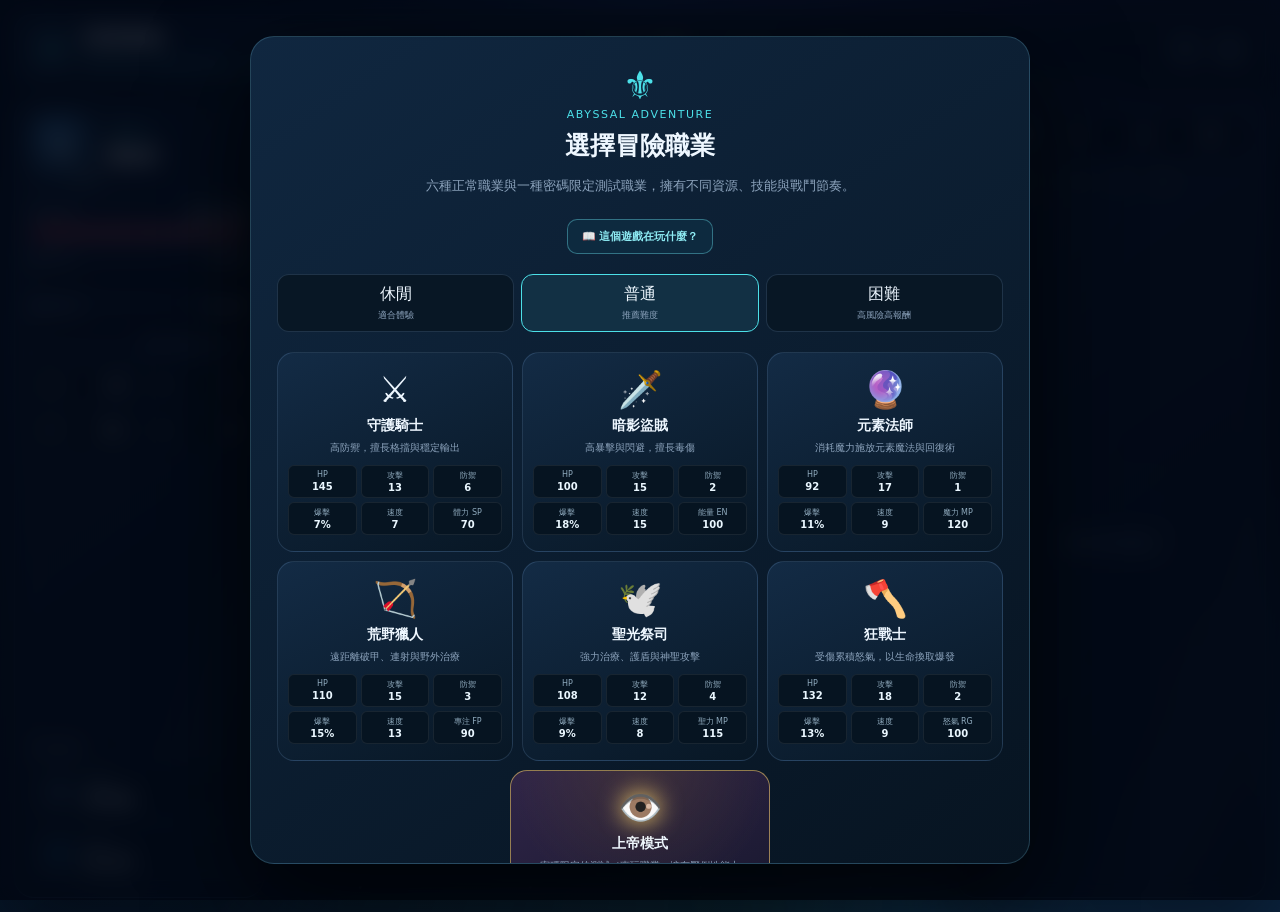
<file: index.html>
<!doctype html>
<html lang="zh-Hant">
  <head>
    <meta charset="utf-8">
    <meta name="viewport" content="width=device-width,initial-scale=1,viewport-fit=cover">
    <meta name="theme-color" content="#07111f">
    <meta http-equiv="Cache-Control" content="no-cache, no-store, must-revalidate">
    <meta http-equiv="Pragma" content="no-cache">
    <meta http-equiv="Expires" content="0">
    <title>深境冒險｜職業戰鬥 RPG</title>
    <link rel="stylesheet" href="./style-v3.0-abyss-1000.css?build=20261001-1445">
  </head>
  <body>
    <div class="aurora"></div>
    <main class="game-shell">
      <header class="topbar glass">
        <div class="brand">
          <span class="brand-mark">⚜</span>
          <div>
            <h1>深境冒險</h1>
            <small>ABYSSAL ADVENTURE · v3.0</small>
          </div>
        </div>
        <div class="run-meta">
          <span class="meta-chip">層數 <b id="floorText">0 / 1000</b>
          </span>
          <span class="meta-chip">金幣 <b id="goldText">0</b>
          </span>
          <span class="meta-chip">討伐 <b id="killText">0</b>
          </span>
        </div>
        <div class="header-actions">
          <button class="icon-btn" id="helpBtn">?</button>
          <button class="icon-btn" id="resetBtn">↻</button>
        </div>
      </header>
      <section class="layout">
        <aside class="hero-panel glass">
          <div class="hero-card">
            <div class="portrait-wrap">
              <div class="portrait" id="playerPortrait">⚔️</div>
              <span class="level-badge">Lv.<b id="levelText">1</b>
              </span>
            </div>
            <div>
              <p class="eyebrow" id="classText">騎士</p>
              <h2>冒險者</h2>
            </div>
          </div>
          <div class="effects player-status" id="playerEffects"></div>
          <div class="meter-block">
            <div class="meter-label">
              <span>生命 HP</span>
              <b id="hpLabel">100 / 100</b>
            </div>
            <div class="meter hp">
              <i id="hpBar"></i>
            </div>
          </div>
          <div class="meter-block">
            <div class="meter-label">
              <span id="resourceName">體力 SP</span>
              <b id="resourceLabel">50 / 50</b>
            </div>
            <div class="meter energy">
              <i id="resourceBar"></i>
            </div>
          </div>
          <div class="meter-block">
            <div class="meter-label">
              <span>經驗 EXP</span>
              <b id="xpLabel">0 / 100</b>
            </div>
            <div class="meter xp">
              <i id="xpBar"></i>
            </div>
            <small class="xp-away" id="xpAway">距離升級還差 100 EXP</small>
          </div>
          <div class="stats-grid">
            <div>
              <small>攻擊</small>
              <b id="atkText">12</b>
            </div>
            <div>
              <small>防禦</small>
              <b id="defText">3</b>
            </div>
            <div>
              <small>暴擊</small>
              <b id="critText">8%</b>
            </div>
            <div>
              <small>速度</small>
              <b id="speedText">8</b>
            </div>
          </div>
          <div class="equipment">
            <p class="section-label">目前裝備</p>
            <button class="equip-slot" data-equip-slot="weapon">
              <span id="weaponIcon">🗡️</span>
              <div>
                <small>武器</small>
                <b id="weaponName">新手武器</b>
              </div>
            </button>
            <button class="equip-slot" data-equip-slot="armor">
              <span id="armorIcon">🧥</span>
              <div>
                <small>盔甲</small>
                <b id="armorName">旅人布衣</b>
              </div>
            </button>
          </div>
        </aside>
        <section class="battle-column">
          <div class="arena glass" id="arena">
            <div class="zone-line">
              <span id="zoneText">翠葉森林</span>
              <span id="weatherText">探索狀態</span>
            </div>
            <div class="ambient">
              <i></i>
              <i></i>
              <i></i>
              <i></i>
              <i></i>
            </div>
            <div class="enemy-intent hidden" id="enemyIntent">
              <span id="intentIcon">⚔️</span>
              <div>
                <small>敵人下一步</small>
                <b id="intentText">普通攻擊</b>
                <em id="intentAdvice">推薦：防禦架勢</em>
              </div>
            </div>
            <div class="enemy-wrap" id="enemyWrap">
              <div class="enemy-shadow"></div>
              <div class="enemy-sprite" id="enemySprite">🐺</div>
            </div>
            <div class="enemy-card hidden" id="enemyCard">
              <div class="enemy-title">
                <div>
                  <small id="enemyRank">普通魔物</small>
                  <h2 id="enemyName">森林狼</h2>
                </div>
                <span id="enemyLevel">Lv.1</span>
              </div>
              <div class="meter hp enemy-hp">
                <i id="enemyHpBar"></i>
              </div>
              <div class="enemy-hp-label">
                <span id="enemyHpLabel">35 / 35</span>
                <div id="enemyEffects"></div>
              </div>
              <div class="enemy-note" id="enemyNote"></div>
            </div>
            <div class="scene-copy" id="sceneCopy">
              <p class="eyebrow">冒險準備完成</p>
              <h2>前方的道路被迷霧籠罩</h2>
              <p>選擇探索後將遇到魔物、寶箱或特殊事件。</p>
            </div>
            <div class="float-layer" id="floatLayer"></div>
          </div>
          <div class="turn-strip glass">
            <div>
              <small id="turnKicker">探索階段</small>
              <b id="turnText">選擇下一步</b>
            </div>
            <div class="energy-pips" id="resourcePips"></div>
            <span class="combo-badge" id="comboBadge">連擊未啟動</span>
            <button class="end-turn hidden" id="fleeBtn">嘗試逃跑</button>
          </div>
          <div class="skill-bar hidden" id="skillBar">
            <button class="skill-command basic" data-skill="basic">
              <em class="command-key">1</em>
              <span>⚔️</span>
              <div>
                <small>不消耗資源</small>
                <b>普通攻擊</b>
                <p>穩定造成傷害並恢復少量職業資源</p>
              </div>
            </button>
            <div id="classSkills" class="class-skills"></div>
          </div>
          <section class="tactic-panel hidden" id="tacticPanel">
            <div class="battle-section-heading">
              <div>
                <small>TACTICAL ACTIONS</small>
                <b>共通戰術</b>
              </div>
              <p>破勢可中斷敵人的蓄力或防禦，請依照敵人意圖選擇戰術。</p>
            </div>
            <div class="tactic-bar" id="tacticBar"></div>
          </section>
          <button class="open-potion-mode hidden" id="openPotionMode">
            <span>🧪</span>
            <div>
              <b>使用藥水</b>
              <small>一次可選 1～3 種，整批只消耗 1 回合</small>
            </div>
          </button>
          <div class="potion-mode-backdrop hidden" id="potionModeBackdrop"></div>
          <section class="potion-mode-panel hidden" id="potionModePanel" role="dialog" aria-modal="true" aria-labelledby="potionModeTitle">
            <div class="potion-mode-heading">
              <div>
                <small>BATTLE POTIONS</small>
                <b id="potionModeTitle">選擇本回合藥水</b>
              </div>
              <span id="potionSelectionCount">已選 0 / 3</span>
            </div>
            <p class="potion-mode-note">同一種藥水每回合最多使用 1 瓶；確認後，選擇的 1～3 瓶合計只消耗 1 回合。</p>
            <div class="potion-selection-grid" id="potionSelectionGrid"></div>
            <div class="potion-mode-actions">
              <button id="cancelPotionMode">取消</button>
              <button class="primary" id="confirmPotions">確認使用</button>
            </div>
          </section>
          <div class="explore-actions" id="exploreActions">
            <button class="route-card" data-route="explore">
              <span>🧭</span>
              <div>
                <small>主要冒險</small>
                <b>繼續探索</b>
                <p>前進一區並觸發遭遇</p>
              </div>
            </button>
            <button class="route-card risk-route" data-route="elite">
              <span>💀</span>
              <div>
                <small>高風險</small>
                <b>菁英小兵挑戰</b>
                <p>不是 Boss，但會掉落更多素材</p>
              </div>
            </button>
            <button class="route-card rest-route" data-route="rest">
              <span>🏕️</span>
              <div>
                <small>每 3 區可用</small>
                <b>休息營地</b>
                <p>恢復生命與職業資源</p>
              </div>
            </button>
          </div>
        </section>
        <aside class="inventory-panel glass">
          <div class="tabs">
            <button class="tab active" data-tab="bag">背包 <span id="bagCount">0</span>
            </button>
            <button class="tab" data-tab="shop">商店</button>
            <button class="tab" data-tab="upgrade">強化</button>
            <button class="tab" data-tab="log">戰報</button>
          </div>
          <div class="tab-page active" id="bagPage">
            <div class="filters">
              <button class="filter active" data-filter="all">全部</button>
              <button class="filter" data-filter="potion">藥品</button>
              <button class="filter" data-filter="weapon">武器</button>
              <button class="filter" data-filter="armor">盔甲</button>
              <button class="filter" data-filter="material">素材</button>
            </div>
            <div class="inventory-list" id="inventoryList"></div>
          </div>
          <div class="tab-page" id="shopPage">
            <div class="panel-heading">
              <b>冒險商店</b>
              <small>製作裝備，或購買回復與異常解除藥水</small>
            </div>
            <div class="filters shop-filters" id="shopFilters">
              <button class="filter shop-filter active" data-shop-filter="all">全部</button>
              <button class="filter shop-filter" data-shop-filter="potion">藥水</button>
              <button class="filter shop-filter" data-shop-filter="weapon">武器</button>
              <button class="filter shop-filter" data-shop-filter="armor">盔甲</button>
            </div>
            <div class="inventory-list" id="shopList"></div>
          </div>
          <div class="tab-page" id="upgradePage">
            <div class="panel-heading">
              <b>裝備強化</b>
              <small>最高可強化至＋9</small>
            </div>
            <div class="inventory-list" id="upgradeList"></div>
          </div>
          <div class="tab-page combat-log" id="logPage"></div>
        </aside>
      </section>
    </main>
    <div class="modal open" id="startModal">
      <div class="modal-card start-card">
        <div class="modal-brand">⚜</div>
        <p class="eyebrow">ABYSSAL ADVENTURE</p>
        <h2>選擇冒險職業</h2>
        <p class="muted">六種正常職業與一種密碼限定測試職業，擁有不同資源、技能與戰鬥節奏。</p>
        <button class="intro-open" id="introBtn">📖 這個遊戲在玩什麼？</button>
        <div class="difficulty" id="difficultyButtons">
          <button data-difficulty="easy">休閒<small>適合體驗</small>
          </button>
          <button class="active" data-difficulty="normal">普通<small>推薦難度</small>
          </button>
          <button data-difficulty="hard">困難<small>高風險高報酬</small>
          </button>
        </div>
        <div class="class-grid six" id="classGrid"></div>
        <button class="continue-btn hidden" id="continueBtn">繼續上次冒險</button>
      </div>
    </div>
    <div class="modal" id="itemModal">
      <div class="modal-card">
        <button class="modal-close" data-close="itemModal">×</button>
        <div class="detail-icon" id="itemIcon">🧪</div>
        <p class="rarity" id="itemRarity">普通</p>
        <h2 id="itemTitle">道具</h2>
        <p class="muted" id="itemDescription"></p>
        <div class="detail-stats" id="itemStats"></div>
        <div class="modal-actions" id="itemActions"></div>
      </div>
    </div>
    <div class="modal boss-dialogue-modal" id="bossDialogueModal" role="dialog" aria-modal="true" aria-labelledby="bossDialogueName">
      <div class="boss-dialogue-card" id="bossDialogueCard">
        <div class="boss-dialogue-rift" aria-hidden="true"></div>
        <div class="boss-dialogue-header">
          <div class="boss-dialogue-portrait">
            <span id="bossDialogueSprite">🌳</span>
          </div>
          <div class="boss-dialogue-identity">
            <p class="eyebrow" id="bossDialogueRank">第 5 層 · 深境首領</p>
            <small id="bossDialogueChapter">古森的審判</small>
            <h2 id="bossDialogueName">巨木守護者</h2>
          </div>
        </div>
        <blockquote id="bossDialogueQuote">「旅人，根脈記得每一道傷痕。」</blockquote>
        <p class="boss-dialogue-prompt" id="bossDialoguePrompt">你要如何回應？</p>
        <div class="boss-dialogue-options" id="bossDialogueOptions"></div>
        <div class="boss-dialogue-reaction hidden" id="bossDialogueReaction" aria-live="polite">
          <b>Boss 的回應</b>
          <p id="bossDialogueReply"></p>
          <small id="bossDialogueResult"></small>
        </div>
        <button class="boss-dialogue-continue hidden" id="bossDialogueContinue">⚔️ 拔出武器，開始決戰</button>
      </div>
    </div>
    <div class="modal" id="eventModal">
      <div class="modal-card">
        <div class="event-icon" id="eventIcon">✨</div>
        <p class="eyebrow" id="eventKicker">特殊事件</p>
        <h2 id="eventTitle">事件</h2>
        <p class="muted" id="eventDescription"></p>
        <div class="event-options" id="eventOptions"></div>
      </div>
    </div>
    <div class="modal" id="introModal">
      <div class="modal-card intro-card">
        <button class="modal-close" data-close="introModal">×</button>
        <p class="eyebrow">遊戲說明</p>
        <h2>深入未知深境，打造最強冒險者</h2>
        <p class="muted">《深境冒險》是一款共 1000 層的單人職業養成 RPG。你將選擇一種職業，擊敗大量不同小兵取得素材、製作與強化裝備，並在每 50 層迎戰一隻完全不同的大型 Boss；擊敗第 1000 層的無名王即算破關。</p>
        <div class="intro-grid">
          <div>
            <span>⚔️</span>
            <b>職業戰鬥</b>
            <small>普通攻擊、三種專屬技能與四種共通戰術；也能用一回合搭配 1～3 種藥水。</small>
          </div>
          <div>
            <span>🧭</span>
            <b>深層探索</b>
            <small>共有 1000 層；特殊事件每次觸發後會間隔 5～10 層，不會連續出現。</small>
          </div>
          <div>
            <span>🧰</span>
            <b>素材合成</b>
            <small>不同怪物掉落不同素材，用來製作職業武器與盔甲。</small>
          </div>
          <div>
            <span>💎</span>
            <b>裝備強化</b>
            <small>裝備最高可強化至＋9，攻擊、生命、防禦、暴擊、速度與特殊效果都會成長。</small>
          </div>
          <div>
            <span>☠️</span>
            <b>怪物機制</b>
            <small>注意防禦、異常狀態與限時擊殺詛咒，戰鬥前先閱讀情報。</small>
          </div>
          <div>
            <span>👑</span>
            <b>首領挑戰</b>
            <small>沒有每 5 層小 Boss；只有每 50 層的大型 Boss 才有專屬對話與選項。</small>
          </div>
        </div>
        <button class="primary wide" data-close="introModal">開始選擇職業</button>
      </div>
    </div>
    <div class="modal" id="helpModal">
      <div class="modal-card help-card">
        <button class="modal-close" data-close="helpModal">×</button>
        <p class="eyebrow">冒險指南</p>
        <h2>戰鬥方式</h2>
        <ul>
          <li>普通攻擊不消耗資源，還能恢復少量體力、魔力或其他職業能量。</li>
          <li>除了三個職業技能，還有猛力重擊、破勢斬、防禦架勢與集中蓄力。</li>
          <li>看到敵人準備蓄力重擊或防禦時，可用破勢斬中斷；持續攻擊且不受傷能累積連擊傷害。</li>
          <li>電腦可用數字鍵 1～4施放基本／職業技能，Q～R 使用共通戰術。</li>
          <li>三個職業技能固定顯示，消耗資源並有不同效果；請根據敵人下一步行動決定攻防。</li>
          <li>戰鬥中按「使用藥水」會切換至藥水選單；每回合可選 1～3 種藥水，同種類最多 1 瓶，整批只消耗 1 回合。</li>
          <li>每 50 層才會遇到一隻大型 Boss，共 20 隻；其他戰鬥都是普通或可選擇挑戰的菁英小兵。</li>
          <li>大型 Boss 開戰前會進入專屬對話。三個回答各有不同回話與開場效果，選項會先標示風險與收益。</li>
          <li>特殊事件至少相隔 5～10 層，包含泉水、賭博寶箱、商隊、祭壇、鍛造爐、流星與補給箱。</li>
          <li>敵人情報會標示防禦與特殊機制；中毒、燃燒與流血會持續扣血。</li>
          <li>滑鼠移到狀態圖示或敵人意圖上即可查看說明；手機點一下後，說明會優先顯示在項目右側或左側。</li>
          <li>部分敵人具有限時擊殺詛咒，倒數結束後每次攻擊會追加傷害。</li>
          <li>怪物只會掉落生命或資源藥水；解除異常的藥水只能在商店購買。</li>
          <li>每種魔物掉落自己的素材，商店裝備需要金幣與指定素材。</li>
          <li>每個職業都有普通、稀有、史詩、傳說與彩耀五階武器及盔甲；高階裝備附帶吸血、抗毒或減傷。</li>
          <li>武器與盔甲可使用強化石提升至＋9，所有裝備屬性都會成長；失敗不降級也不損壞。</li>
        </ul>
        <button class="primary wide" data-close="helpModal">知道了</button>
      </div>
    </div>
    <div class="modal" id="godModal">
      <div class="modal-card god-card">
        <button class="modal-close" data-close="godModal">×</button>
        <div class="god-symbol">👁️</div>
        <p class="eyebrow">TEST CLASS</p>
        <h2>上帝模式</h2>
        <p class="muted">這是測試與爽玩用職業。請輸入六位數啟用密碼。</p>
        <input id="godPassword" class="god-password" type="password" inputmode="numeric" maxlength="6" autocomplete="off" placeholder="輸入密碼">
        <p class="god-error" id="godError"></p>
        <button class="primary wide" id="godUnlockBtn">解鎖上帝模式</button>
      </div>
    </div>
    <div class="toast-stack" id="toastStack"></div>
    <div class="global-tooltip" id="globalTooltip" role="tooltip"></div>
    <script src="./game-v3.0-abyss-1000.js?build=20261001-1445"></script>
  </body>
</html>
</file>
<file: style-v3.0-abyss-1000.css>
:root{
  --bg:#050b15;
  --panel:#0a1728e8;
  --line:#97c5ff29;
  --text:#eef7ff;
  --muted:#8ca3bc;
  --cyan:#4ce0e8;
  --gold:#ffc861;
  --danger:#ff536f;
  --success:#54e6a2;
  --shadow:0 24px 70px #0006
}
*{
  box-sizing:border-box
}
html{
  background:var(--bg);
  font-family:Inter,
  "Noto Sans TC",
  "Microsoft JhengHei",
  system-ui,
  sans-serif;
  color:var(--text)
}
body{
  margin:0;
  min-height:100vh;
  overflow-x:hidden;
  background:radial-gradient(circle at 50% 0,
  #102748,
  transparent 42%),
  linear-gradient(145deg,
  #040913,
  #071425 55%,
  #060b18)
}
button{
  font:inherit;
  color:inherit
}
.aurora{
  position:fixed;
  inset:-40%;
  pointer-events:none;
  background:conic-gradient(from 230deg,
  transparent,
  #166cc526,
  transparent 28%,
  #734dcc22,
  transparent 58%,
  #23a6a622,
  transparent);
  filter:blur(70px);
  animation:drift 22s linear infinite
}
.game-shell{
  position:relative;
  z-index:1;
  max-width:1580px;
  min-height:100vh;
  margin:auto;
  padding:14px;
  display:flex;
  flex-direction:column;
  gap:12px
}
.glass{
  background:linear-gradient(145deg,
  #0e1f36eb,
  #07111fe0);
  border:1px solid var(--line);
  box-shadow:var(--shadow);
  backdrop-filter:blur(18px)
}
.topbar{
  min-height:72px;
  border-radius:18px;
  padding:10px 16px;
  display:flex;
  align-items:center;
  justify-content:space-between;
  gap:18px
}
.brand{
  display:flex;
  align-items:center;
  gap:11px
}
.brand-mark{
  display:grid;
  place-items:center;
  width:42px;
  height:42px;
  border:1px solid #65dff455;
  border-radius:13px;
  color:var(--cyan);
  font-size:25px;
  background:#49dce615
}
.brand h1{
  font-size:18px;
  line-height:1;
  margin:0 0 5px;
  letter-spacing:.12em
}
.brand small,
.eyebrow{
  font-size:11px;
  color:var(--cyan);
  letter-spacing:.14em;
  margin:0
}
.run-meta{
  display:flex;
  gap:8px;
  flex:1;
  justify-content:center
}
.meta-chip{
  padding:9px 13px;
  border:1px solid var(--line);
  border-radius:99px;
  font-size:13px;
  color:var(--muted);
  background:#06111e88
}
.meta-chip b{
  color:var(--text);
  margin-left:5px
}
.header-actions{
  display:flex;
  gap:7px
}
.icon-btn{
  width:38px;
  height:38px;
  border:1px solid var(--line);
  border-radius:12px;
  background:#0b1b2d;
  cursor:pointer;
  font-weight:800
}
.icon-btn:hover{
  border-color:#5fdce888;
  background:#15314c
}
.layout{
  display:grid;
  grid-template-columns:250px minmax(500px,
  1fr) 310px;
  gap:12px;
  min-height:0;
  flex:1
}
.hero-panel,
.inventory-panel{
  border-radius:20px;
  padding:16px;
  min-height:0
}
.hero-panel{
  display:flex;
  flex-direction:column;
  gap:15px
}
.hero-card{
  display:flex;
  align-items:center;
  gap:12px;
  padding-bottom:12px;
  border-bottom:1px solid var(--line)
}
.portrait-wrap{
  position:relative
}
.portrait{
  width:62px;
  height:62px;
  display:grid;
  place-items:center;
  border:1px solid #55dbe355;
  border-radius:19px;
  background:radial-gradient(circle at 35% 25%,
  #306da2,
  #0a1e36);
  font-size:32px
}
.level-badge{
  position:absolute;
  right:-8px;
  bottom:-7px;
  background:#0e243b;
  border:1px solid #5bd9e55c;
  border-radius:8px;
  padding:3px 5px;
  font-size:10px
}
.hero-card h2{
  margin:5px 0 0;
  font-size:18px
}
.meter-block{
  display:grid;
  gap:6px
}
.meter-label,
.enemy-hp-label{
  display:flex;
  justify-content:space-between;
  align-items:center;
  font-size:12px;
  color:var(--muted)
}
.meter-label b{
  font-size:11px;
  color:var(--text)
}
.meter{
  height:9px;
  border-radius:99px;
  background:#02070f;
  overflow:hidden;
  border:1px solid #ffffff0c
}
.meter i{
  display:block;
  height:100%;
  width:50%;
  border-radius:inherit;
  transition:width .35s;
  background:linear-gradient(90deg,
  #ff3e62,
  #ff7c8f);
  box-shadow:0 0 14px #ff456c77
}
.meter.energy i{
  background:linear-gradient(90deg,
  #347bff,
  #5deaff)
}
.meter.xp i{
  background:linear-gradient(90deg,
  #7657ff,
  #d273ff)
}
.stats-grid{
  display:grid;
  grid-template-columns:1fr 1fr;
  gap:7px
}
.stats-grid div{
  padding:10px;
  border:1px solid var(--line);
  border-radius:12px;
  background:#071421;
  display:flex;
  align-items:center;
  justify-content:space-between
}
.stats-grid small,
.equip-slot small{
  color:var(--muted);
  font-size:11px
}
.stats-grid b{
  font-size:14px
}
.section-label{
  font-size:11px;
  letter-spacing:.12em;
  color:var(--muted);
  margin:0 0 8px
}
.equipment{
  margin-top:auto
}
.equip-slot{
  display:flex;
  width:100%;
  align-items:center;
  gap:10px;
  text-align:left;
  border:1px solid var(--line);
  border-radius:12px;
  background:#071523;
  padding:9px;
  margin-top:7px;
  cursor:pointer
}
.equip-slot>span{
  width:35px;
  height:35px;
  display:grid;
  place-items:center;
  background:#10243a;
  border-radius:10px
}
.equip-slot div{
  display:grid;
  gap:2px
}
.equip-slot b{
  font-size:12px
}
.effects{
  display:flex;
  gap:6px;
  flex-wrap:wrap;
  min-height:25px
}
.effect-chip{
  padding:5px 7px;
  border-radius:7px;
  background:#122b42;
  border:1px solid var(--line);
  font-size:10px
}
.battle-column{
  min-width:0;
  display:flex;
  flex-direction:column;
  gap:10px
}
.arena{
  position:relative;
  overflow:hidden;
  min-height:390px;
  border-radius:20px;
  display:flex;
  align-items:center;
  justify-content:center;
  background:radial-gradient(circle at 50% 70%,
  #164e615c,
  transparent 38%),
  linear-gradient(180deg,
  #0a1b34,
  #071421 70%,
  #0d262d);
  transition:.45s
}
.arena:before{
  content:"";
  position:absolute;
  inset:0;
  opacity:.3;
  background-image:linear-gradient(transparent 95%,
  #9eefff13 96%),
  linear-gradient(90deg,
  transparent 95%,
  #9eefff10 96%);
  background-size:48px 48px;
  transform:perspective(360px) rotateX(58deg) scale(1.8) translateY(30%);
  transform-origin:bottom
}
.arena.low-hp{
  background:radial-gradient(circle at 50% 70%,
  #7a1b3055,
  transparent 45%),
  linear-gradient(180deg,
  #271020,
  #150a15 70%,
  #2b1017);
  animation:dangerPulse 1.6s infinite
}
.zone-line{
  position:absolute;
  left:18px;
  right:18px;
  top:15px;
  display:flex;
  justify-content:space-between;
  font-size:11px;
  color:var(--muted);
  z-index:3
}
.zone-line span:first-child{
  color:#dceeff;
  letter-spacing:.1em
}
.ambient{
  position:absolute;
  inset:0
}
.ambient i{
  position:absolute;
  width:3px;
  height:3px;
  border-radius:50%;
  background:#a7fbff;
  box-shadow:0 0 10px #61f3ff;
  animation:float 5s infinite
}
.ambient i:nth-child(1){
  left:13%;
  top:55%
}
.ambient i:nth-child(2){
  left:27%;
  top:31%;
  animation-delay:-2s
}
.ambient i:nth-child(3){
  right:18%;
  top:44%;
  animation-delay:-3s
}
.ambient i:nth-child(4){
  right:32%;
  top:22%;
  animation-delay:-1s
}
.ambient i:nth-child(5){
  left:48%;
  top:16%;
  animation-delay:-4s
}
.enemy-wrap{
  position:relative;
  z-index:2;
  margin-top:-15px;
  display:none
}
.enemy-wrap.active{
  display:block;
  animation:enemyEnter .5s
}
.enemy-sprite{
  position:relative;
  font-size:94px;
  line-height:1;
  filter:drop-shadow(0 15px 18px #0008);
  animation:breathe 2.3s infinite;
  z-index:2
}
.enemy-shadow{
  position:absolute;
  width:120px;
  height:22px;
  border-radius:50%;
  background:#0009;
  filter:blur(6px);
  bottom:-10px;
  left:50%;
  transform:translateX(-50%)
}
.enemy-wrap.hit{
  animation:enemyHit .25s
}
.enemy-wrap.attack{
  animation:enemyAttack .35s
}
.enemy-card{
  position:absolute;
  left:18px;
  bottom:15px;
  width:245px;
  padding:12px;
  border:1px solid var(--line);
  border-radius:15px;
  background:#071523dd;
  z-index:3
}
.enemy-title{
  display:flex;
  justify-content:space-between;
  align-items:center;
  margin-bottom:8px
}
.enemy-title small{
  font-size:10px;
  color:var(--gold)
}
.enemy-title h2{
  font-size:16px;
  margin:2px 0 0
}
.enemy-title>span{
  font-size:11px;
  color:var(--muted)
}
.enemy-hp{
  height:8px
}
.enemy-hp-label{
  margin-top:5px;
  font-size:10px
}
.enemy-intent{
  position:absolute;
  right:18px;
  top:50px;
  display:flex;
  gap:8px;
  align-items:center;
  padding:9px 11px;
  border-radius:12px;
  border:1px solid #ffce6a38;
  background:#201a12d9;
  z-index:4
}
.enemy-intent>span{
  font-size:22px
}
.enemy-intent div{
  display:grid
}
.enemy-intent small{
  font-size:9px;
  color:#b8a57e
}
.enemy-intent b{
  font-size:11px;
  color:#ffe2a4
}
.enemy-intent em{
  margin-top:2px;
  color:#d3bd8e;
  font-size:8px;
  font-style:normal
}
.scene-copy{
  text-align:center;
  max-width:430px;
  padding:25px;
  position:relative;
  z-index:2
}
.scene-copy h2{
  font-size:26px;
  margin:9px 0
}
.scene-copy>p:last-child{
  font-size:14px;
  line-height:1.7;
  color:var(--muted)
}
.float-layer{
  position:absolute;
  inset:0;
  pointer-events:none;
  z-index:8
}
.float-text{
  position:absolute;
  font-size:26px;
  font-weight:900;
  text-shadow:0 3px 12px #000;
  animation:floatText 1s forwards
}
.damage{
  color:#ff6780
}
.heal{
  color:var(--success)
}
.block{
  color:#70d8ff
}
.hidden{
  display:none!important
}
.turn-strip{
  border-radius:15px;
  min-height:56px;
  padding:9px 13px;
  display:flex;
  align-items:center;
  gap:14px
}
.turn-strip>div:first-child{
  display:grid
}
.turn-strip small{
  font-size:9px;
  color:var(--cyan);
  letter-spacing:.12em
}
.turn-strip b{
  font-size:13px;
  margin-top:2px
}
.energy-pips{
  display:flex;
  gap:5px;
  margin-left:auto
}
.energy-pips i{
  width:13px;
  height:13px;
  border-radius:50%;
  border:1px solid #63eaf188;
  background:#142334
}
.energy-pips i.full{
  background:var(--cyan);
  box-shadow:0 0 12px #4ee8ef
}
.end-turn{
  border:1px solid #ffb85b44;
  background:#2c1d13;
  color:#ffd393;
  border-radius:10px;
  padding:8px 11px;
  font-weight:700;
  font-size:12px;
  cursor:pointer
}
.card-hand{
  display:grid;
  grid-template-columns:repeat(4,
  minmax(0,
  1fr));
  gap:8px;
  min-height:145px
}
.battle-card{
  position:relative;
  padding:11px 10px;
  border:1px solid #6f94bd3b;
  border-radius:15px;
  background:linear-gradient(155deg,
  #132b45,
  #081727);
  text-align:left;
  cursor:pointer;
  transition:.18s;
  overflow:hidden
}
.battle-card:hover:not(:disabled){
  transform:translateY(-7px);
  border-color:var(--glow,
  #5edce6)
}
.battle-card:disabled{
  filter:grayscale(.7);
  opacity:.42
}
.card-top{
  display:flex;
  justify-content:space-between
}
.card-icon{
  font-size:24px
}
.card-cost{
  width:25px;
  height:25px;
  display:grid;
  place-items:center;
  border-radius:50%;
  background:#17447a;
  border:1px solid #67c5ff;
  font-size:12px;
  font-weight:900
}
.battle-card b{
  display:block;
  font-size:13px;
  margin:9px 0 5px
}
.battle-card p{
  font-size:11px;
  color:var(--muted);
  line-height:1.4;
  margin:0
}
.card-type{
  display:block;
  font-size:8px;
  color:var(--cyan);
  margin-top:8px
}
.explore-actions{
  display:grid;
  grid-template-columns:repeat(3,
  1fr);
  gap:8px
}
.route-card{
  min-height:118px;
  display:flex;
  gap:10px;
  align-items:center;
  text-align:left;
  border:1px solid var(--line);
  border-radius:16px;
  background:linear-gradient(145deg,
  #10263d,
  #081522);
  padding:13px;
  cursor:pointer;
  transition:.2s
}
.route-card:hover:not(:disabled){
  transform:translateY(-3px);
  border-color:#69dfea88
}
.route-card:disabled{
  opacity:.32
}
.route-card>span{
  font-size:31px
}
.route-card div{
  display:grid;
  gap:3px
}
.route-card small{
  font-size:9px;
  color:var(--cyan)
}
.route-card b{
  font-size:13px
}
.route-card p{
  font-size:10px;
  color:var(--muted);
  margin:0
}
.risk-route{
  background:linear-gradient(145deg,
  #241b46,
  #0d1429)
}
.rest-route{
  background:linear-gradient(145deg,
  #12352f,
  #091c20)
}
.inventory-panel{
  display:flex;
  flex-direction:column;
  overflow:hidden
}
.tabs{
  display:grid;
  grid-template-columns:1fr 1fr;
  padding:4px;
  background:#06101c;
  border:1px solid var(--line);
  border-radius:12px
}
.tab{
  border:0;
  border-radius:9px;
  background:transparent;
  padding:9px;
  color:var(--muted);
  cursor:pointer;
  font-weight:700;
  font-size:12px
}
.tab.active{
  background:#17314a;
  color:#fff
}
.tab span{
  font-size:9px;
  padding:2px 5px;
  background:#07111f;
  border-radius:9px
}
.tab-page{
  display:none;
  min-height:0;
  flex:1
}
.tab-page.active{
  display:flex;
  flex-direction:column
}
.filters{
  display:flex;
  flex:0 0 auto;
  align-items:center;
  gap:5px;
  padding:11px 0 9px;
  min-height:42px;
  overflow-x:auto;
  overflow-y:hidden
}
.filter{
  white-space:nowrap;
  border:1px solid var(--line);
  border-radius:8px;
  background:#081623;
  padding:6px 8px;
  font-size:10px;
  color:var(--muted);
  cursor:pointer
}
.filter.active{
  color:#08202a;
  background:var(--cyan);
  font-weight:800
}
.inventory-list{
  flex:1 1 auto;
  min-height:0;
  overflow-y:auto;
  display:flex;
  flex-direction:column;
  gap:7px;
  padding-right:3px
}
.inventory-empty{
  margin:auto;
  text-align:center;
  color:var(--muted);
  font-size:12px
}
.item-row{
  display:grid;
  grid-template-columns:42px 1fr auto;
  align-items:center;
  gap:9px;
  width:100%;
  text-align:left;
  border:1px solid var(--line);
  border-radius:13px;
  background:#081725;
  padding:8px;
  cursor:pointer
}
.item-row:hover{
  background:#10253a
}
.item-icon{
  height:42px;
  display:grid;
  place-items:center;
  border-radius:11px;
  background:#112940;
  font-size:22px
}
.item-copy{
  min-width:0;
  display:grid;
  gap:3px
}
.item-copy b{
  font-size:12px;
  overflow:hidden;
  text-overflow:ellipsis;
  white-space:nowrap
}
.item-copy small{
  font-size:9px;
  color:var(--muted)
}
.item-count{
  font-size:11px;
  background:#10253a;
  padding:3px 6px;
  border-radius:8px
}
.item-row.rarity-common,
.shop-row.rarity-common,
.upgrade-row.rarity-common,
.equip-slot.rarity-common{
  border-color:#8295a966;
  background:linear-gradient(100deg, #132332, #0a1825)
}
.item-row.rarity-rare,
.shop-row.rarity-rare,
.upgrade-row.rarity-rare,
.equip-slot.rarity-rare{
  border-color:#42aaff88;
  background:linear-gradient(100deg, #0d2b47, #091926)
}
.item-row.rarity-epic,
.shop-row.rarity-epic,
.upgrade-row.rarity-epic,
.equip-slot.rarity-epic{
  border-color:#a66cff99;
  background:linear-gradient(100deg, #2a1745, #101426)
}
.item-row.rarity-legendary,
.shop-row.rarity-legendary,
.upgrade-row.rarity-legendary,
.equip-slot.rarity-legendary{
  border-color:#ffc44faa;
  background:linear-gradient(100deg, #422b0d, #171722);
  box-shadow:inset 0 0 18px #ffc44f13, 0 0 10px #ffc44f12
}
.item-row.rarity-prismatic,
.shop-row.rarity-prismatic,
.upgrade-row.rarity-prismatic,
.equip-slot.rarity-prismatic{
  border-color:#7ef7e5cc;
  background:linear-gradient(110deg, #40245b, #123d58, #174c3c, #594116, #40245b);
  background-size:260% 260%;
  box-shadow:inset 0 0 24px #8bf8e323, 0 0 14px #c06cff30;
  animation:prismaticShift 7s linear infinite
}
.equip-slot.rarity-common>span{
  background:#26394a
}
.equip-slot.rarity-rare>span{
  background:#123b61;
  box-shadow:0 0 12px #47a7ff25
}
.equip-slot.rarity-epic>span{
  background:#39205d;
  box-shadow:0 0 13px #a56cff38
}
.equip-slot.rarity-legendary>span{
  background:#533811;
  box-shadow:0 0 15px #ffc44f4a
}
.equip-slot.rarity-prismatic>span{
  background:linear-gradient(135deg, #7a3f9c, #247f94, #3c8c62, #9b7130);
  box-shadow:0 0 17px #7ef7e577
}
.equip-slot.rarity-rare small{
  color:#61bdff
}
.equip-slot.rarity-epic small{
  color:#bd8cff
}
.equip-slot.rarity-legendary small{
  color:#ffd169
}
.equip-slot.rarity-prismatic small{
  color:#a7fff0;
  text-shadow:0 0 8px #7ef7e588
}
.rarity-tag{
  display:inline-block;
  margin-left:4px;
  border:1px solid currentColor;
  border-radius:999px;
  padding:1px 5px;
  font-size:8px;
  font-style:normal;
  vertical-align:1px
}
.rarity-tag.common{
  color:#aebdca
}
.rarity-tag.rare{
  color:#61bdff
}
.rarity-tag.epic{
  color:#bd8cff
}
.rarity-tag.legendary{
  color:#ffd169;
  text-shadow:0 0 8px #ffb52e99
}
.rarity-tag.prismatic{
  color:#b8fff3;
  border-color:#8effe9;
  background:linear-gradient(90deg, #a96cff38, #40d8ff32, #68eea936, #ffce5f34);
  text-shadow:0 0 9px #7ef7e5cc
}
@keyframes prismaticShift{
  to{
    background-position:260% 50%
  }
}
.combat-log{
  overflow-y:auto;
  padding:11px 2px;
  gap:7px
}
.log-row{
  font-size:11px;
  line-height:1.5;
  color:#9fb2c7;
  padding:7px 8px;
  border-left:2px solid #25415e;
  background:#071522
}
.log-row.important{
  color:#eaf8ff;
  border-color:var(--cyan)
}
.modal{
  position:fixed;
  inset:0;
  background:#020712c9;
  backdrop-filter:blur(12px);
  z-index:50;
  display:none;
  align-items:center;
  justify-content:center;
  padding:18px
}
.modal.open{
  display:flex
}
.modal-card{
  position:relative;
  width:min(500px,
  100%);
  max-height:92vh;
  overflow-y:auto;
  border:1px solid #7bcbe538;
  border-radius:24px;
  background:linear-gradient(145deg,
  #102740,
  #071421);
  box-shadow:0 35px 100px #000b;
  padding:26px;
  text-align:center
}
.start-card{
  width:min(780px,
  100%)
}
.modal-brand{
  font-size:39px;
  color:var(--cyan)
}
.modal-card h2{
  margin:8px 0 7px;
  font-size:25px
}
.muted{
  color:var(--muted);
  font-size:13px;
  line-height:1.65
}
.difficulty{
  display:grid;
  grid-template-columns:repeat(3,
  1fr);
  gap:7px;
  margin:20px 0
}
.difficulty button{
  border:1px solid var(--line);
  border-radius:12px;
  background:#081725;
  padding:9px;
  display:grid;
  gap:4px;
  cursor:pointer
}
.difficulty button.active{
  border-color:var(--cyan);
  background:#123044
}
.difficulty small{
  font-size:9px;
  color:var(--muted)
}
.class-grid{
  display:grid;
  grid-template-columns:repeat(3,
  1fr);
  gap:9px
}
.class-card{
  border:1px solid var(--line);
  border-radius:17px;
  background:linear-gradient(155deg,
  #132b45,
  #081725);
  padding:16px 10px;
  display:grid;
  gap:6px;
  cursor:pointer
}
.class-card:hover{
  border-color:var(--cyan);
  transform:translateY(-3px)
}
.class-card>span{
  font-size:36px
}
.class-card b{
  font-size:14px
}
.class-card small{
  font-size:10px;
  color:var(--muted)
}
.class-card em{
  font-style:normal;
  font-size:9px;
  color:var(--cyan)
}
.continue-btn,
.primary{
  margin-top:12px;
  border:0;
  border-radius:12px;
  background:linear-gradient(90deg,
  #35cbd8,
  #477eff);
  padding:12px 18px;
  color:#fff;
  font-weight:800;
  cursor:pointer
}
.wide{
  width:100%
}
.modal-close{
  position:absolute;
  right:14px;
  top:12px;
  border:0;
  background:transparent;
  font-size:25px;
  color:var(--muted);
  cursor:pointer
}
.detail-icon,
.event-icon{
  font-size:55px
}
.rarity{
  font-size:10px;
  color:var(--cyan);
  letter-spacing:.13em;
  margin:10px 0 0
}
.detail-stats{
  display:grid;
  grid-template-columns:1fr 1fr;
  gap:7px;
  margin:18px 0
}
.detail-stats div{
  padding:10px;
  border:1px solid var(--line);
  border-radius:10px;
  background:#071522;
  font-size:11px
}
.modal-actions,
.event-options{
  display:flex;
  gap:8px
}
.modal-actions button,
.event-options button{
  flex:1;
  border:1px solid var(--line);
  border-radius:11px;
  background:#122a41;
  padding:11px;
  cursor:pointer;
  font-weight:700;
  font-size:12px
}
.event-options{
  flex-direction:column;
  margin-top:18px
}
.event-options button small{
  display:block;
  color:var(--muted);
  font-size:9px;
  margin-top:4px
}
.help-card{
  text-align:left
}
.help-card li{
  font-size:12px;
  color:#b3c6d9;
  line-height:1.7;
  margin:7px 0
}
.toast-stack{
  position:fixed;
  right:18px;
  top:90px;
  z-index:70;
  display:grid;
  gap:8px
}
.toast{
  width:min(310px,
  calc(100vw - 36px));
  border:1px solid #76dce755;
  border-radius:12px;
  background:#0b2034ed;
  padding:11px 13px;
  font-size:12px;
  animation:toastIn .3s
}
@keyframes drift{
  to{
    transform:rotate(360deg)
  }
}
@keyframes float{
  50%{
    transform:translateY(-24px);
    opacity:.25
  }
}
@keyframes breathe{
  50%{
    transform:translateY(-7px) scale(1.025)
  }
}
@keyframes enemyEnter{
  from{
    transform:scale(.6);
    opacity:0
  }
}
@keyframes enemyHit{
  50%{
    transform:translateX(16px);
    filter:brightness(2)
  }
}
@keyframes enemyAttack{
  50%{
    transform:translateY(35px) scale(1.12)
  }
}
@keyframes floatText{
  0%{
    transform:translate(-50%,
    0);
    opacity:0
  }
  100%{
    transform:translate(-50%,
    -80px);
    opacity:0
  }
}
@keyframes dangerPulse{
  50%{
    box-shadow:inset 0 0 70px #ff244022
  }
}
@keyframes toastIn{
  from{
    transform:translateX(35px);
    opacity:0
  }
}
@media(max-width:1100px){
  .layout{
    grid-template-columns:220px minmax(430px,
    1fr)
  }
  .inventory-panel{
    grid-column:1/-1;
    max-height:310px
  }
  .inventory-list{
    display:grid;
    grid-template-columns:repeat(3,
    1fr)
  }
}
@media(max-width:740px){
  .game-shell{
    padding:7px
  }
  .topbar{
    min-height:58px;
    padding:8px 10px;
    position:sticky;
    top:5px;
    z-index:20
  }
  .brand-mark{
    width:35px;
    height:35px
  }
  .brand h1{
    font-size:14px
  }
  .brand small{
    display:none
  }
  .run-meta{
    justify-content:flex-end;
    gap:4px
  }
  .meta-chip{
    padding:7px;
    font-size:10px
  }
  .meta-chip:nth-child(3){
    display:none
  }
  .header-actions .icon-btn:first-child{
    display:none
  }
  .icon-btn{
    width:33px;
    height:33px
  }
  .layout{
    display:flex;
    flex-direction:column
  }
  .hero-panel{
    order:2;
    padding:11px
  }
  .hero-card{
    padding:0;
    border:0
  }
  .portrait{
    width:45px;
    height:45px;
    font-size:24px
  }
  .hero-panel .meter-block:nth-of-type(3),
  .hero-panel .meter-block:nth-of-type(4),
  .equipment{
    display:none
  }
  .stats-grid{
    grid-template-columns:repeat(4,
    1fr)
  }
  .stats-grid div{
    display:grid;
    text-align:center;
    padding:7px
  }
  .battle-column{
    order:1
  }
  .arena{
    min-height:330px
  }
  .enemy-sprite{
    font-size:78px
  }
  .enemy-card{
    left:10px;
    bottom:10px;
    width:210px
  }
  .enemy-intent{
    right:10px;
    top:43px
  }
  .card-hand{
    grid-template-columns:repeat(2,
    1fr)
  }
  .explore-actions{
    grid-template-columns:1fr
  }
  .route-card{
    min-height:78px
  }
  .inventory-panel{
    order:3;
    max-height:390px;
    padding:11px
  }
  .inventory-list{
    display:flex
  }
  .turn-strip{
    position:sticky;
    bottom:5px;
    z-index:18
  }
  .class-grid{
    grid-template-columns:1fr
  }
  .class-card{
    grid-template-columns:40px 1fr;
    text-align:left;
    align-items:center;
    padding:10px
  }
  .class-card>span{
    grid-row:1/4;
    font-size:30px
  }
  .modal-actions{
    flex-direction:column
  }
}
@media(max-width:390px){
  .meta-chip:nth-child(2){
    display:none
  }
  .stats-grid div:nth-child(n+3){
    display:none
  }
  .stats-grid{
    grid-template-columns:1fr 1fr
  }
  .enemy-card{
    width:185px
  }
  .route-card p{
    display:none
  }
}
@media(prefers-reduced-motion:reduce){
  *{
    animation-duration:.01ms!important;
    transition-duration:.01ms!important
  }
}

/* v3.0：千層進度、裝備解鎖與對話寬度修正 */
.unlock-line{
  color:#ffd875;
  font-weight:900
}
.shop-row.gear-locked{
  border-color:#7d8ba326;
  filter:saturate(.62)
}
.shop-row.gear-locked>span,
.shop-row.gear-locked .shop-copy{
  opacity:.72
}
.boss-dialogue-card::-webkit-scrollbar:horizontal{
  height:0
}
.boss-dialogue-options,
.boss-dialogue-option,
.boss-dialogue-option div,
.boss-dialogue-option small,
.boss-dialogue-reaction,
.boss-dialogue-card blockquote{
  box-sizing:border-box;
  overflow-wrap:anywhere
}
.boss-dialogue-option{
  overflow:hidden
}
.route-card:disabled{
  cursor:not-allowed
}
/* 深境冒險：固定技能指令、商店與強化介面 */
.xp-away{
  font-size:10px;
  color:var(--muted);
  text-align:right
}
.tabs{
  grid-template-columns:repeat(4,
  1fr)
}
.tab{
  padding:9px 4px;
  font-size:10px
}
.panel-heading{
  display:grid;
  flex:0 0 auto;
  gap:3px;
  padding:13px 2px 10px
}
.panel-heading b{
  font-size:13px
}
.panel-heading small{
  font-size:9px;
  color:var(--muted)
}
.class-grid.six{
  grid-template-columns:repeat(3,
  1fr)
}
.skill-bar{
  display:grid;
  grid-template-columns:repeat(4,
  minmax(0,
  1fr));
  gap:8px
}
.class-skills{
  display:contents
}
.skill-command{
  position:relative;
  min-height:132px;
  padding:11px;
  border:1px solid var(--line);
  border-radius:15px;
  background:linear-gradient(155deg,
  #132b45,
  #081727);
  text-align:left;
  cursor:pointer;
  transition:.18s
}
.skill-command:hover:not(:disabled){
  transform:translateY(-5px);
  border-color:var(--cyan)
}
.skill-command:disabled{
  filter:grayscale(.8);
  opacity:.4;
  cursor:not-allowed
}
.skill-command>span{
  font-size:26px
}
.skill-command div{
  display:grid;
  gap:4px;
  margin-top:8px
}
.skill-command small{
  font-size:9px;
  color:var(--cyan)
}
.skill-command b{
  font-size:13px
}
.skill-command p{
  font-size:10px;
  line-height:1.45;
  color:var(--muted);
  margin:0
}
.skill-command.basic{
  border-color:#5edce64d
}
.shop-row,
.upgrade-row{
  display:grid;
  grid-template-columns:42px 1fr auto;
  gap:9px;
  align-items:center;
  border:1px solid var(--line);
  border-radius:13px;
  background:#081725;
  padding:9px
}
.shop-row>span,
.upgrade-row>span{
  font-size:24px;
  text-align:center
}
.shop-copy{
  min-width:0;
  display:grid;
  gap:3px
}
.shop-copy b{
  font-size:11px
}
.shop-copy small{
  font-size:9px;
  color:var(--muted);
  line-height:1.35
}
.shop-row button,
.upgrade-row button{
  border:1px solid #4ddfea55;
  background:#12344a;
  border-radius:9px;
  padding:7px;
  font-size:10px;
  cursor:pointer
}
.shop-row button:disabled,
.upgrade-row button:disabled{
  opacity:.35
}
.enhance-level{
  color:var(--gold)!important
}
.resource-flash{
  animation:resourceFlash .5s
}
@keyframes resourceFlash{
  50%{
    filter:brightness(1.8)
  }
}
@media(max-width:740px){
  .class-grid.six{
    grid-template-columns:1fr 1fr
  }
  .skill-bar{
    grid-template-columns:1fr 1fr
  }
  .skill-command{
    min-height:112px
  }
  .tabs{
    position:sticky;
    top:0;
    z-index:2
  }
  .hero-panel .meter-block:nth-of-type(3),
  .hero-panel .meter-block:nth-of-type(4){
    display:grid
  }
  .xp-away{
    display:block
  }
}
@media(max-width:390px){
  .class-grid.six{
    grid-template-columns:1fr
  }
  .skill-command p{
    display:none
  }
  .skill-command{
    min-height:88px
  }
}
/* 菁英與首領戰鬥氣氛 */
.arena.elite-battle{
  background:radial-gradient(circle at 50% 62%,
  #7d38b86b 0,
  transparent 39%),
  linear-gradient(180deg,
  #24123e,
  #100b26 66%,
  #25113b);
  box-shadow:inset 0 0 70px #ae5cff25,
  var(--shadow)
}
.arena.elite-battle .enemy-sprite{
  filter:drop-shadow(0 0 22px #b85dff) drop-shadow(0 18px 20px #000a)
}
.arena.elite-battle .ambient i{
  background:#dca4ff;
  box-shadow:0 0 13px #b85dff
}
.arena.boss-battle{
  background:radial-gradient(circle at 50% 60%,
  #b85c245e 0,
  transparent 42%),
  linear-gradient(180deg,
  #35170f,
  #170b0b 68%,
  #3c1b0e);
  box-shadow:inset 0 0 85px #ff8b3230,
  var(--shadow)
}
.arena.boss-battle .enemy-sprite{
  font-size:108px;
  filter:drop-shadow(0 0 25px #ff9b3f) drop-shadow(0 20px 24px #000c)
}
.arena.world-boss-battle{
  background:radial-gradient(circle at 50% 48%,
  var(--boss-glow, #ffcf4b57) 0,
  var(--boss-mid, #b3213a45) 23%,
  transparent 48%),
  linear-gradient(155deg,
  var(--boss-top, #3b0713),
  #160613 46%,
  var(--boss-bottom, #391600));
  box-shadow:inset 0 0 110px #ff244a55,
  0 0 45px #ff7b2838;
  animation:worldBossPulse 2.3s ease-in-out infinite
}
.arena.world-boss-battle:after{
  content:"";
  position:absolute;
  inset:-35%;
  background:conic-gradient(transparent,
  var(--boss-glow, #ffcf4629),
  transparent 28%,
  var(--boss-mid, #ff315229),
  transparent 56%,
  var(--boss-glow, #ffcf4629),
  transparent);
  animation:worldBossStorm 13s linear infinite;
  pointer-events:none
}
.arena.world-boss-battle .enemy-wrap{
  z-index:3
}
.arena.world-boss-battle .enemy-sprite{
  font-size:124px;
  filter:drop-shadow(0 0 18px #fff0a3) drop-shadow(0 0 38px #ff3a47) drop-shadow(0 24px 30px #000)
}
.arena.world-boss-battle .enemy-card{
  border-color:#ffcf5f8c;
  background:#260a12e8;
  box-shadow:0 0 25px #ff3b3b38
}
.arena.world-boss-battle .enemy-title small{
  color:#ffe074;
  font-weight:900
}
.arena.world-boss-battle .ambient i{
  background:#ffd36d;
  box-shadow:0 0 16px #ff4b31
}
.effect-line{
  display:block;
  color:#72ecbd;
  font-size:10px;
  font-weight:800;
  line-height:1.45
}
.cost-line{
  color:#f2d28a
}
.upgrade-preview{
  display:grid;
  grid-template-columns:1fr auto 1fr;
  align-items:center;
  gap:5px;
  padding:6px 7px;
  border:1px solid var(--line);
  border-radius:8px;
  background:#06121e
}
.upgrade-preview em{
  font-size:9px;
  line-height:1.35;
  color:#a9bdd0;
  font-style:normal
}
.upgrade-preview em:last-child{
  color:#71ebba;
  font-weight:800
}
.upgrade-preview strong{
  color:var(--gold)
}
.rate-line{
  color:#ffd36c;
  font-weight:800
}
@keyframes worldBossPulse{
  50%{
    box-shadow:inset 0 0 145px #ff244a75,
    0 0 60px #ff7b2855
  }
}
@keyframes worldBossStorm{
  to{
    transform:rotate(360deg)
  }
}
@media(max-width:740px){
  .arena.boss-battle .enemy-sprite{
    font-size:92px
  }
  .arena.world-boss-battle .enemy-sprite{
    font-size:104px
  }
  .upgrade-preview{
    grid-template-columns:1fr
  }
  .upgrade-preview strong{
    transform:rotate(90deg)
  }
}
/* 開場說明、職業完整能力與怪物情報 */
.intro-open{
  margin:10px auto 0;
  border:1px solid #69deea66;
  border-radius:10px;
  background:#0d2a3f;
  color:#8eecf4;
  padding:9px 14px;
  font-size:11px;
  font-weight:800;
  cursor:pointer
}
.intro-open:hover{
  background:#16405a
}
.intro-card{
  width:min(680px,
  100%)
}
.intro-grid{
  display:grid;
  grid-template-columns:repeat(2,
  1fr);
  gap:9px;
  margin:20px 0;
  text-align:left
}
.intro-grid>div{
  display:grid;
  grid-template-columns:35px 1fr;
  gap:3px 8px;
  padding:12px;
  border:1px solid var(--line);
  border-radius:13px;
  background:#071725
}
.intro-grid span{
  grid-row:1/3;
  font-size:25px
}
.intro-grid b{
  font-size:12px
}
.intro-grid small{
  font-size:10px;
  line-height:1.5;
  color:var(--muted)
}
.class-stats{
  display:grid;
  grid-template-columns:repeat(3,
  1fr);
  gap:4px;
  margin-top:4px
}
.class-stats i{
  display:grid;
  gap:1px;
  padding:4px 2px;
  border:1px solid #ffffff12;
  border-radius:6px;
  background:#061421;
  color:#8faabd;
  font-size:8px;
  font-style:normal
}
.class-stats strong{
  color:#eaf7ff;
  font-size:10px
}
.class-card:hover .class-stats i{
  border-color:#5adbe82e
}
.enemy-note{
  display:grid;
  gap:4px;
  margin-top:8px;
  padding-top:7px;
  border-top:1px solid var(--line);
  font-size:8px;
  line-height:1.45;
  color:#a9bdd0
}
.enemy-note span{
  display:block
}
.enemy-note .warning{
  color:#ffd36c;
  font-weight:800
}
.enemy-note .danger{
  color:#ff7185;
  font-weight:900;
  animation:dangerText 1.1s ease-in-out infinite
}
@keyframes dangerText{
  50%{
    filter:brightness(1.65)
  }
}
@media(max-width:740px){
  .intro-grid{
    grid-template-columns:1fr
  }
  .class-card>span{
    grid-row:1/4
  }
  .class-stats{
    grid-column:1/-1;
    width:100%;
    grid-template-columns:repeat(6,
    1fr)
  }
  .enemy-note{
    font-size:7.5px
  }
  .enemy-card{
    width:min(245px,
    calc(100% - 20px))
  }
}
@media(max-width:430px){
  .class-stats{
    grid-template-columns:repeat(3,
    1fr)
  }
  .intro-card{
    padding:20px
  }
  .intro-grid{
    margin:14px 0
  }
}
/* 狀態顯示與說明提示 */
.player-status{
  min-height:0;
  margin:-4px 0 1px;
  padding:8px;
  border:1px solid #ffffff12;
  border-radius:11px;
  background:#06131f
}
.player-status:empty{
  display:none
}
.effect-chip,
.status-tip{
  position:relative;
  cursor:help;
  outline:none
}
.status-tip:after{
  content:attr(data-tooltip);
  position:absolute;
  left:50%;
  bottom:calc(100% + 9px);
  width:220px;
  padding:9px 10px;
  border:1px solid #74dce76b;
  border-radius:9px;
  background:#061421f5;
  box-shadow:0 12px 30px #000b;
  color:#dceaf4;
  font-size:10px;
  font-weight:500;
  line-height:1.55;
  text-align:left;
  white-space:normal;
  pointer-events:none;
  opacity:0;
  visibility:hidden;
  transform:translate(-50%,
  5px);
  transition:.16s;
  z-index:80
}
.status-tip:before{
  content:"";
  position:absolute;
  left:50%;
  bottom:calc(100% + 3px);
  border:6px solid transparent;
  border-top-color:#74dce76b;
  opacity:0;
  visibility:hidden;
  transform:translateX(-50%);
  z-index:81
}
.status-tip:hover:after,
.status-tip:hover:before,
.status-tip:focus:after,
.status-tip:focus:before{
  opacity:1;
  visibility:visible;
  transform:translate(-50%,
  0)
}
.status-tip:hover:before,
.status-tip:focus:before{
  transform:translateX(-50%)
}
.enemy-intent{
  cursor:help;
  outline:none
}
.enemy-intent:after{
  content:attr(data-tooltip);
  position:absolute;
  right:0;
  top:calc(100% + 8px);
  width:230px;
  padding:9px 10px;
  border:1px solid #ffce6a66;
  border-radius:9px;
  background:#17120cf5;
  box-shadow:0 12px 30px #000b;
  color:#f8e8c5;
  font-size:10px;
  font-weight:500;
  line-height:1.55;
  pointer-events:none;
  opacity:0;
  visibility:hidden;
  transform:translateY(-4px);
  transition:.16s
}
.enemy-intent:hover:after,
.enemy-intent:focus:after{
  opacity:1;
  visibility:visible;
  transform:translateY(0)
}
#enemyEffects{
  display:flex;
  gap:4px
}
#enemyEffects .status-tip{
  padding:2px 5px;
  border:1px solid #ff789044;
  border-radius:5px;
  background:#351421;
  color:#ffb0bd
}
#enemyEffects .status-tip:after{
  left:auto;
  right:0;
  transform:translateY(5px)
}
#enemyEffects .status-tip:hover:after,
#enemyEffects .status-tip:focus:after{
  transform:translateY(0)
}
#enemyEffects .status-tip:before{
  display:none
}
/* 商店藥水分類 */
.shop-section-title{
  display:grid;
  gap:2px;
  margin:10px 2px 2px;
  padding:9px 10px;
  border-bottom:1px solid var(--line);
  color:var(--cyan)
}
.shop-section-title:first-child{
  margin-top:0
}
.shop-section-title b{
  font-size:12px
}
.shop-section-title small{
  font-size:9px;
  color:var(--muted)
}
.drop-tag,
.shop-tag{
  display:inline-block;
  margin-left:3px;
  padding:2px 4px;
  border-radius:4px;
  font-size:7px;
  font-style:normal;
  vertical-align:1px
}
.drop-tag{
  background:#123c32;
  color:#78e5b6
}
.shop-tag{
  background:#3a243c;
  color:#e5a7ef
}
.potion-shop{
  border-color:#66d9e526
}
.potion-shop .effect-line{
  font-weight:500;
  color:#a9dce3
}
@media(max-width:740px){
  .status-tip:after{
    position:fixed;
    left:14px;
    right:14px;
    bottom:84px;
    width:auto;
    transform:translateY(8px)
  }
  .status-tip:hover:after,
  .status-tip:focus:after{
    transform:translateY(0)
  }
  .status-tip:before{
    display:none
  }
  .enemy-intent:after{
    position:fixed;
    left:14px;
    right:14px;
    top:auto;
    bottom:84px;
    width:auto
  }
  .player-status{
    margin-top:2px
  }
}
/* 商店分類與上帝模式 */
.shop-filters{
  padding-top:0;
  padding-bottom:10px
}
.god-class{
  grid-column:1/-1;
  width:min(260px, 100%);
  justify-self:center;
  position:relative;
  border-color:#ffd66b88;
  background:radial-gradient(circle at 50% 0, #7a5a253d, transparent 52%), linear-gradient(155deg, #302548, #111427)
}
.god-class:hover{
  border-color:#ffe48c;
  box-shadow:0 0 28px #ffd8672e
}
.god-class>span{
  filter:drop-shadow(0 0 12px #ffd76f)
}
.god-lock{
  color:#ffd96d!important;
  font-size:9px!important;
  font-weight:900;
  letter-spacing:.08em
}
.god-card{
  width:min(430px, 100%);
  border-color:#ffd86f66;
  background:radial-gradient(circle at 50% 0, #76552a66, transparent 40%), linear-gradient(145deg, #241d3c, #091321)
}
.god-symbol{
  font-size:64px;
  filter:drop-shadow(0 0 22px #ffe27c);
  animation:breathe 2.3s infinite
}
.god-password{
  width:100%;
  margin-top:14px;
  padding:13px 14px;
  border:1px solid #ffd66c66;
  border-radius:11px;
  outline:none;
  background:#070e1c;
  color:#fff2bd;
  font:800 18px/1 monospace;
  letter-spacing:.25em;
  text-align:center
}
.god-password:focus{
  border-color:#ffe28e;
  box-shadow:0 0 0 3px #ffd45f1c
}
.god-error{
  min-height:18px;
  margin:8px 0 0;
  color:#ff758a;
  font-size:11px
}
/* 戰報固定於面板內，不再把整個頁面向下撐長 */
.inventory-panel{
  align-self:start;
  height:min(820px,
  calc(100dvh - 100px));
  min-height:0;
  max-height:calc(100dvh - 100px);
  position:sticky;
  top:86px
}
.inventory-panel .tab-page{
  min-height:0;
  overflow:hidden
}
.inventory-panel .tab-page.active{
  min-height:0
}
#logPage.tab-page.active{
  display:flex;
  height:100%;
  min-height:0;
  overflow-y:auto;
  overflow-x:hidden;
  overscroll-behavior:contain;
  scrollbar-gutter:stable;
  padding-right:5px
}
#logPage::-webkit-scrollbar{
  width:7px
}
#logPage::-webkit-scrollbar-track{
  background:#06101c;
  border-radius:9px
}
#logPage::-webkit-scrollbar-thumb{
  background:#294c68;
  border-radius:9px
}
#logPage::-webkit-scrollbar-thumb:hover{
  background:#3d6c8c
}
@media(max-width:1100px){
  .inventory-panel{
    position:static;
    height:310px;
    min-height:0;
    max-height:310px
  }
}
@media(max-width:740px){
  .inventory-panel{
    position:static;
    height:390px;
    min-height:0;
    max-height:390px
  }
  #logPage.tab-page.active{
    max-height:325px
  }
}

/* v2.0：多元戰術與響應式戰鬥介面 */
button:focus-visible{
  outline:2px solid var(--cyan);
  outline-offset:2px
}
.turn-strip{
  background:linear-gradient(120deg, #102941ed, #081522ed)
}
.combo-badge{
  flex:0 0 auto;
  border:1px solid #6f8ca833;
  border-radius:99px;
  padding:6px 9px;
  color:#71879b;
  background:#06111d;
  font-size:9px;
  font-weight:800;
  transition:.2s
}
.combo-badge.active{
  color:#ffe08a;
  border-color:#ffc85d77;
  background:#32240e;
  box-shadow:0 0 14px #ffc44f20
}
.enemy-intent.intent-heavy{
  border-color:#ff6d6d88;
  background:#351519e8;
  box-shadow:0 0 18px #ff4d5d20
}
.enemy-intent.intent-guard{
  border-color:#61c8ff77;
  background:#10283be8
}
.enemy-intent.intent-break{
  border-color:#bb79ff77;
  background:#28183ae8
}
.skill-command{
  overflow:hidden
}
.command-key,
.tactic-key{
  position:absolute;
  right:8px;
  top:8px;
  min-width:20px;
  height:20px;
  display:grid;
  place-items:center;
  border:1px solid #8bdfea38;
  border-radius:6px;
  color:#9debf0;
  background:#06111dcc;
  font-size:8px;
  font-style:normal;
  font-weight:900
}
.tactic-panel{
  border:1px solid var(--line);
  border-radius:17px;
  padding:11px;
  background:linear-gradient(145deg, #0d2034d9, #07111fd9);
  box-shadow:0 14px 36px #0003
}
.battle-section-heading{
  display:flex;
  align-items:end;
  justify-content:space-between;
  gap:16px;
  margin-bottom:9px
}
.battle-section-heading div{
  display:grid;
  gap:2px
}
.battle-section-heading small{
  color:var(--cyan);
  font-size:8px;
  letter-spacing:.14em
}
.battle-section-heading b{
  font-size:13px
}
.battle-section-heading p{
  max-width:460px;
  margin:0;
  color:var(--muted);
  font-size:9px;
  text-align:right
}
.tactic-bar{
  display:grid;
  grid-template-columns:repeat(4, minmax(0, 1fr));
  gap:7px
}
.tactic-command{
  position:relative;
  min-width:0;
  min-height:104px;
  display:grid;
  grid-template-columns:34px 1fr;
  align-items:start;
  gap:7px;
  border:1px solid #7b9cbd36;
  border-radius:13px;
  padding:11px 8px;
  text-align:left;
  background:linear-gradient(145deg, #112944, #091624);
  cursor:pointer;
  transition:.18s
}
.tactic-command:hover:not(:disabled){
  transform:translateY(-3px);
  border-color:#60dce8a0;
  background:linear-gradient(145deg, #183954, #0b1c2b)
}
.tactic-command:disabled{
  opacity:.38;
  filter:grayscale(.7);
  cursor:not-allowed
}
.tactic-icon{
  font-size:24px;
  line-height:1
}
.tactic-command div{
  min-width:0;
  display:grid;
  gap:3px;
  padding-right:15px
}
.tactic-command small{
  color:var(--cyan);
  font-size:8px
}
.tactic-command b{
  font-size:11px
}
.tactic-command p{
  grid-column:1/-1;
  margin:4px 0 0;
  color:var(--muted);
  font-size:9px;
  line-height:1.35
}
.tactic-heavy{
  border-color:#ff8a6445
}
.tactic-interrupt{
  border-color:#ffcb5e55
}
.tactic-guard{
  border-color:#55caff55
}
.tactic-focus{
  border-color:#a67cff55
}
.tactic-heal{
  border-color:#55dfa055
}
.open-potion-mode{
  width:100%;
  min-height:60px;
  display:grid;
  grid-template-columns:42px 1fr;
  align-items:center;
  gap:10px;
  padding:10px 14px;
  border:1px solid #64e2aa70;
  border-radius:14px;
  background:linear-gradient(135deg, #154638, #0a242c);
  color:var(--text);
  text-align:left;
  cursor:pointer;
  box-shadow:inset 0 0 24px #68efad0a
}
.open-potion-mode:hover{
  border-color:#78f0b9;
  background:linear-gradient(135deg, #1a5947, #0c3038)
}
.open-potion-mode>span{
  font-size:28px;
  text-align:center
}
.open-potion-mode div{
  display:grid;
  gap:3px
}
.open-potion-mode b{
  font-size:13px
}
.open-potion-mode small{
  color:#9bdabd;
  font-size:9px
}
.potion-mode-backdrop{
  position:fixed;
  z-index:89;
  inset:0;
  background:#020a12b8;
  backdrop-filter:blur(4px)
}
.potion-mode-panel{
  position:fixed;
  z-index:90;
  top:50%;
  left:50%;
  width:min(1080px, calc(100vw - 40px));
  max-height:calc(100dvh - 40px);
  box-sizing:border-box;
  display:grid;
  grid-template-rows:auto auto minmax(0, 1fr) auto;
  gap:10px;
  padding:15px;
  overflow:hidden;
  transform:translate(-50%, -50%);
  border:1px solid #4bc9b586;
  border-radius:17px;
  background:linear-gradient(155deg, #0c2a2c 0%, #091d29 48%, #071521 100%);
  box-shadow:0 24px 80px #000c, inset 0 0 34px #4ff3a20c
}
.potion-mode-heading{
  display:flex;
  align-items:center;
  justify-content:space-between;
  gap:12px
}
.potion-mode-heading div{
  display:grid;
  gap:2px
}
.potion-mode-heading small{
  color:#73e8b0;
  font-size:8px;
  letter-spacing:.14em
}
.potion-mode-heading b{
  font-size:14px
}
.potion-mode-heading>span{
  flex:0 0 auto;
  padding:5px 9px;
  border:1px solid #69dda564;
  border-radius:999px;
  color:#9ff2c8;
  font-size:9px
}
.potion-mode-note{
  margin:0;
  color:var(--muted);
  font-size:9px;
  line-height:1.55
}
.potion-selection-grid{
  display:grid;
  grid-template-columns:repeat(auto-fit, minmax(225px, 1fr));
  grid-auto-rows:minmax(80px, auto);
  gap:8px;
  min-height:0;
  max-height:none;
  overflow-y:auto;
  overscroll-behavior:contain;
  padding:2px 5px 2px 2px
}
.potion-select-card{
  min-width:0;
  min-height:80px;
  display:grid;
  grid-template-columns:38px 1fr;
  align-items:center;
  gap:9px;
  padding:10px;
  border:1px solid #467d7160;
  border-radius:12px;
  background:#0a2026;
  color:var(--text);
  text-align:left;
  cursor:pointer
}
.potion-select-card:hover:not(:disabled),
.potion-select-card.selected{
  border-color:#71edb3;
  background:linear-gradient(145deg, #174a3b, #0b2730);
  box-shadow:inset 0 0 20px #65e9ac12
}
.potion-select-card:disabled{
  opacity:.42;
  cursor:not-allowed
}
.potion-select-icon{
  font-size:27px;
  text-align:center
}
.potion-select-card>div{
  min-width:0;
  display:grid;
  gap:4px
}
.potion-select-title{
  display:flex;
  align-items:center;
  justify-content:space-between;
  gap:8px
}
.potion-select-title b{
  font-size:11px
}
.potion-select-title em{
  flex:0 0 auto;
  color:#a8c5cb;
  font-size:8px;
  font-style:normal
}
.potion-select-card p{
  margin:0;
  color:#a9c1c7;
  font-size:8px;
  line-height:1.45
}
.potion-select-card small{
  color:#79ddb0;
  font-size:8px
}
.potion-mode-actions{
  display:grid;
  grid-template-columns:1fr 1fr;
  gap:10px;
  padding-top:2px;
  border-top:1px solid #4abfa72b
}
.potion-mode-actions button{
  min-height:46px;
  margin-top:8px;
  border-radius:11px;
  font-size:12px;
  font-weight:800;
  cursor:pointer
}
#cancelPotionMode{
  border:1px solid #668ba280;
  background:linear-gradient(135deg, #122b3d, #0c1d2a);
  color:#eaf6fb;
  box-shadow:inset 0 0 18px #7ccbe20a
}
#cancelPotionMode:hover{
  border-color:#8cc4d9;
  background:linear-gradient(135deg, #1a3a50, #10283a)
}
#confirmPotions{
  border:1px solid #63e1cc99;
  background:linear-gradient(135deg, #188f83, #238db5);
  color:#f5ffff;
  box-shadow:0 8px 22px #0b807448, inset 0 1px #ffffff26
}
#confirmPotions:hover:not(:disabled){
  background:linear-gradient(135deg, #20aa99, #2da7ca)
}
#confirmPotions:disabled{
  border-color:#47616d66;
  background:#132832;
  color:#78919b;
  box-shadow:none;
  cursor:not-allowed
}
.battle-locked{
  min-height:230px;
  margin:auto;
  display:flex;
  flex-direction:column;
  align-items:center;
  justify-content:center;
  gap:8px;
  padding:24px 18px;
  border:1px dashed #ffbf6252;
  border-radius:15px;
  background:radial-gradient(circle at 50% 20%, #5d3d1730, transparent 48%), #071522;
  text-align:center
}
.battle-locked>span{
  font-size:38px;
  filter:drop-shadow(0 0 12px #ffb95455)
}
.battle-locked b{
  color:#ffd28c;
  font-size:13px
}
.battle-locked p{
  max-width:250px;
  margin:0;
  color:var(--muted);
  font-size:10px;
  line-height:1.65
}
.modal-actions{
  flex-direction:row!important
}
.modal-actions button{
  flex:1 1 0;
  width:0;
  min-height:44px;
  margin:0!important;
  padding:10px 12px
}
@media(max-width:1100px){
  .tactic-command p{
    display:none
  }
  .tactic-command{
    min-height:76px
  }
}
@media(max-width:740px){
  .battle-column{
    gap:8px
  }
  .arena{
    min-height:350px;
    border-radius:17px
  }
  .enemy-card{
    width:min(225px, calc(100% - 88px));
    max-height:162px;
    overflow-y:auto
  }
  .turn-strip{
    min-height:52px;
    bottom:4px;
    padding:8px 9px;
    gap:7px
  }
  .energy-pips{
    display:none
  }
  .combo-badge{
    margin-left:auto;
    padding:5px 7px
  }
  .skill-bar{
    gap:6px
  }
  .skill-command{
    min-height:100px;
    padding:9px
  }
  .skill-command>span{
    font-size:23px
  }
  .skill-command div{
    margin-top:5px
  }
  .tactic-panel{
    padding:9px 0 9px 9px;
    overflow:hidden
  }
  .battle-section-heading{
    align-items:start;
    padding-right:9px
  }
  .battle-section-heading p{
    max-width:62%;
    line-height:1.35
  }
  .tactic-bar{
    display:flex;
    gap:7px;
    overflow-x:auto;
    overscroll-behavior-x:contain;
    scroll-snap-type:x proximity;
    padding:0 9px 5px 0;
    scrollbar-width:thin
  }
  .tactic-command{
    flex:0 0 145px;
    min-height:82px;
    scroll-snap-align:start
  }
  .tactic-command p{
    display:none
  }
  .route-card,
  .skill-command,
  .tactic-command,
  .open-potion-mode,
  .potion-select-card,
  .filter,
  .tab{
    touch-action:manipulation
  }
}
@media(max-width:390px){
  .arena{
    min-height:335px
  }
  .enemy-intent{
    max-width:155px
  }
  .enemy-intent b{
    font-size:9px
  }
  .skill-command{
    min-height:86px
  }
  .skill-command small{
    font-size:8px
  }
  .skill-command b{
    font-size:11px
  }
  .battle-section-heading p{
    display:none
  }
}
@media(hover:none){
  .skill-command:hover:not(:disabled),
  .tactic-command:hover:not(:disabled),
  .route-card:hover:not(:disabled){
    transform:none
  }
}

/* v2.8：彩耀裝備、側邊說明、自適應藥水選擇與手機快取修正 */
.status-tip:after,
.status-tip:before,
.enemy-intent:after{
  display:none!important
}
.global-tooltip{
  position:fixed;
  z-index:200;
  display:none;
  width:300px;
  max-width:calc(100vw - 24px);
  max-height:min(260px, 46dvh);
  overflow-y:auto;
  overscroll-behavior:contain;
  padding:11px 13px;
  border:1px solid #74dce788;
  border-radius:11px;
  background:#061421fa;
  box-shadow:0 16px 42px #000d, inset 0 0 22px #54dce70a;
  color:#e5f1f8;
  font-size:11px;
  font-weight:500;
  line-height:1.65;
  text-align:left;
  white-space:normal;
  overflow-wrap:anywhere;
  pointer-events:auto;
  isolation:isolate
}
.global-tooltip.open{
  display:block;
  animation:tooltipIn .16s ease-out
}
.global-tooltip.mobile{
  width:min(238px, calc(100vw - 20px));
  max-width:calc(100vw - 20px);
  overflow-y:auto;
  border-color:#62e1d0a8;
  background:linear-gradient(145deg, #0a2631fa, #06131ffa);
  box-shadow:0 14px 38px #000d, 0 0 18px #4be2d020;
  font-size:11px;
  line-height:1.6
}
.global-tooltip:after{
  content:"";
  position:absolute;
  z-index:-1;
  width:10px;
  height:10px;
  border-left:1px solid #74dce788;
  border-top:1px solid #74dce788;
  background:#071923;
  transform:rotate(45deg)
}
.global-tooltip[data-placement="right"]:after{
  top:calc(50% - 5px);
  left:-6px
}
.global-tooltip[data-placement="left"]:after{
  top:calc(50% - 5px);
  right:-6px;
  transform:rotate(225deg)
}
.global-tooltip[data-placement="top"]:after{
  bottom:-6px;
  left:calc(50% - 5px);
  transform:rotate(225deg)
}
.global-tooltip[data-placement="bottom"]:after{
  top:-6px;
  left:calc(50% - 5px)
}
@keyframes tooltipIn{
  from{
    opacity:0;
    transform:translateY(6px)
  }
}
html,
body,
.inventory-list,
.filters,
.tactic-bar,
.potion-selection-grid,
.modal-card,
.enemy-card,
.global-tooltip{
  scrollbar-width:thin;
  scrollbar-color:#355d78 #071421
}
::-webkit-scrollbar{
  width:9px;
  height:9px
}
::-webkit-scrollbar-track{
  border-radius:10px;
  background:#071421
}
::-webkit-scrollbar-thumb{
  min-height:34px;
  border:2px solid #071421;
  border-radius:10px;
  background:#355d78
}
::-webkit-scrollbar-thumb:hover{
  background:#4d7895
}
::-webkit-scrollbar-corner{
  background:#071421
}
@media(max-width:740px){
  .potion-mode-panel{
    top:auto;
    right:8px;
    bottom:max(8px, env(safe-area-inset-bottom));
    left:8px;
    width:auto;
    max-height:min(86dvh, 680px);
    padding:12px;
    transform:none;
    border-radius:17px
  }
  .potion-selection-grid{
    grid-template-columns:1fr;
    grid-auto-rows:minmax(76px, auto)
  }
  .potion-select-card{
    min-height:76px;
    padding:9px
  }
  .potion-mode-actions{
    gap:8px
  }
  .potion-mode-actions button{
    min-height:48px;
    margin-top:7px;
    font-size:13px
  }
  ::-webkit-scrollbar{
    width:6px;
    height:6px
  }
}
@media(max-width:390px){
  .potion-mode-panel{
    gap:8px;
    padding:10px
  }
  .potion-mode-heading b{
    font-size:12px
  }
  .potion-mode-note{
    font-size:8px
  }
  .potion-select-card p{
    font-size:7.5px
  }
}
@media(max-height:620px) and (min-width:741px){
  .potion-mode-panel{
    width:min(1180px, calc(100vw - 24px));
    max-height:calc(100dvh - 18px);
    padding:11px
  }
  .potion-selection-grid{
    grid-template-columns:repeat(auto-fit, minmax(210px, 1fr));
    grid-auto-rows:minmax(72px, auto)
  }
  .potion-select-card{
    min-height:72px;
    padding:8px
  }
  .potion-mode-actions button{
    min-height:40px;
    margin-top:5px
  }
}

/* v2.8：手機側邊說明、觸控可用性與窄螢幕穩定性 */
.toast.error{
  border-color:#ff6f8590;
  background:linear-gradient(135deg, #401821f5, #181522f5);
  color:#ffe9ed;
  box-shadow:0 14px 36px #0009, 0 0 18px #ff52682c
}
.status-tip,
.enemy-intent{
  touch-action:manipulation;
  -webkit-tap-highlight-color:transparent
}
@media(max-width:740px){
  .game-shell{
    padding:
      max(7px, env(safe-area-inset-top))
      max(7px, env(safe-area-inset-right))
      max(9px, env(safe-area-inset-bottom))
      max(7px, env(safe-area-inset-left))
  }
  .topbar{
    gap:7px;
    border-radius:15px
  }
  .brand{
    min-width:0;
    gap:7px
  }
  .brand>div{
    min-width:0
  }
  .brand h1{
    margin-bottom:3px;
    font-size:13px;
    white-space:nowrap
  }
  .brand small{
    display:block;
    max-width:132px;
    overflow:hidden;
    color:#75dce6;
    font-size:7px;
    letter-spacing:.07em;
    text-overflow:ellipsis;
    white-space:nowrap
  }
  .run-meta{
    min-width:0;
    margin-left:auto
  }
  .meta-chip{
    min-width:0;
    padding:6px;
    font-size:9px;
    white-space:nowrap
  }
  .header-actions .icon-btn:first-child{
    display:grid
  }
  .icon-btn,
  .tab,
  .filter,
  .shop-row button,
  .upgrade-row button{
    min-height:44px;
    touch-action:manipulation
  }
  .icon-btn{
    width:36px;
    height:36px;
    min-height:36px
  }
  .hero-panel{
    gap:11px
  }
  .equipment{
    display:grid;
    grid-template-columns:1fr 1fr;
    gap:7px;
    margin-top:2px
  }
  .equipment .section-label{
    grid-column:1/-1;
    margin-bottom:0
  }
  .equip-slot{
    min-width:0;
    margin-top:0;
    padding:8px
  }
  .equip-slot>span{
    flex:0 0 34px
  }
  .equip-slot div{
    min-width:0
  }
  .equip-slot b,
  .equip-slot small{
    overflow:hidden;
    text-overflow:ellipsis;
    white-space:nowrap
  }
  .modal{
    padding:
      max(9px, env(safe-area-inset-top))
      max(9px, env(safe-area-inset-right))
      max(9px, env(safe-area-inset-bottom))
      max(9px, env(safe-area-inset-left))
  }
  .modal-card{
    max-height:calc(100dvh - 18px);
    padding:20px;
    border-radius:18px
  }
  .toast-stack{
    top:auto;
    right:10px;
    bottom:max(12px, env(safe-area-inset-bottom));
    left:10px
  }
  .toast{
    width:100%
  }
}
@media(max-width:430px){
  .stats-grid{
    grid-template-columns:1fr 1fr
  }
  .stats-grid div:nth-child(n+3){
    display:grid
  }
  .shop-row,
  .upgrade-row{
    grid-template-columns:36px minmax(0, 1fr);
    gap:8px
  }
  .shop-row>button,
  .upgrade-row>button{
    grid-column:1/-1;
    width:100%
  }
  .shop-copy b,
  .shop-copy small,
  .effect-line,
  .upgrade-preview{
    overflow-wrap:anywhere
  }
  .modal-actions{
    gap:7px
  }
  .modal-actions button{
    min-width:0;
    padding:10px 7px
  }
}
@media(max-width:900px) and (orientation:landscape) and (max-height:520px){
  .potion-mode-panel{
    top:9px;
    right:9px;
    bottom:9px;
    left:9px;
    max-height:none
  }
  .potion-selection-grid{
    grid-template-columns:repeat(2, minmax(0, 1fr))
  }
  .global-tooltip.mobile{
    max-height:calc(100dvh - 20px)
  }
}

/* v3.0：動態場景、區域色彩與 Boss 分歧對話 */
body:before,
body:after{
  content:"";
  position:fixed;
  pointer-events:none;
  z-index:0
}
body:before{
  inset:0;
  opacity:.32;
  background-image:
    radial-gradient(circle at 12% 22%, #b7edff 0 1px, transparent 1.6px),
    radial-gradient(circle at 76% 16%, #fff3bd 0 1px, transparent 1.5px),
    radial-gradient(circle at 58% 74%, #9adfff 0 1px, transparent 1.4px),
    radial-gradient(circle at 31% 86%, #d7b7ff 0 1px, transparent 1.5px);
  background-size:170px 170px, 230px 230px, 145px 145px, 205px 205px;
  animation:starDrift 34s linear infinite
}
body:after{
  width:58vw;
  height:58vw;
  right:-24vw;
  bottom:-34vw;
  border-radius:50%;
  background:#2258b52b;
  filter:blur(90px);
  animation:worldGlow 12s ease-in-out infinite alternate
}
.glass{
  background:
    linear-gradient(115deg, transparent 0 42%, #7fe9ff08 50%, transparent 58%),
    linear-gradient(145deg, #0e1f36eb, #07111fe0);
  background-size:240% 100%, 100% 100%;
  animation:panelGleam 16s linear infinite
}
.topbar{
  position:relative;
  overflow:hidden
}
.topbar:after{
  content:"";
  position:absolute;
  right:10%;
  bottom:0;
  left:10%;
  height:1px;
  background:linear-gradient(90deg, transparent, #5cecf3, #a47cff, transparent);
  box-shadow:0 0 15px #56ddec;
  animation:headerLine 5s ease-in-out infinite
}
.brand-mark{
  animation:brandPulse 3.4s ease-in-out infinite
}
.arena{
  isolation:isolate;
  transition:background .65s ease, box-shadow .65s ease, border-color .65s ease
}
.arena:before{
  animation:floorFlow 13s linear infinite
}
.arena:not(.world-boss-battle):after{
  content:"";
  position:absolute;
  inset:-35%;
  z-index:0;
  pointer-events:none;
  opacity:.52;
  background:conic-gradient(from 120deg, transparent, var(--zone-glow, #38dcea20), transparent 30%, var(--zone-glow, #38dcea16), transparent 64%);
  animation:arenaMist 18s linear infinite
}
.arena.zone-forest:not(.elite-battle):not(.boss-battle):not(.world-boss-battle){
  --zone-glow:#41f0ae38;
  border-color:#5ce7b347;
  background:
    radial-gradient(circle at 50% 72%, #2d956257, transparent 37%),
    radial-gradient(circle at 18% 20%, #77df8d22, transparent 27%),
    linear-gradient(180deg, #0a2c32, #071c22 66%, #123627)
}
.arena.zone-cavern:not(.elite-battle):not(.boss-battle):not(.world-boss-battle){
  --zone-glow:#8d73ff38;
  border-color:#a092ff42;
  background:
    radial-gradient(circle at 55% 72%, #4e4d9a55, transparent 38%),
    radial-gradient(circle at 18% 20%, #bc7cff21, transparent 26%),
    linear-gradient(180deg, #17183c, #0b1027 64%, #20204b)
}
.arena.zone-wasteland:not(.elite-battle):not(.boss-battle):not(.world-boss-battle){
  --zone-glow:#6ec8e83b;
  border-color:#7fc3db3c;
  background:
    radial-gradient(circle at 50% 72%, #32667955, transparent 39%),
    radial-gradient(circle at 82% 20%, #a8ccdc1c, transparent 25%),
    linear-gradient(180deg, #182b38, #0a1824 66%, #263542)
}
.arena.zone-volcano:not(.elite-battle):not(.boss-battle):not(.world-boss-battle){
  --zone-glow:#ff5c313d;
  border-color:#ff855047;
  background:
    radial-gradient(circle at 50% 78%, #c6402869, transparent 36%),
    radial-gradient(circle at 22% 24%, #ffb04a22, transparent 25%),
    linear-gradient(180deg, #36141a, #1d0d13 66%, #482014)
}
.arena.zone-abyss:not(.elite-battle):not(.boss-battle):not(.world-boss-battle){
  --zone-glow:#ac58ff41;
  border-color:#b863ff47;
  background:
    radial-gradient(circle at 50% 70%, #742c9b5c, transparent 38%),
    radial-gradient(circle at 75% 18%, #ee62ff21, transparent 25%),
    linear-gradient(180deg, #281039, #10091f 65%, #351044)
}
.arena .zone-line,
.arena .enemy-wrap,
.arena .enemy-card,
.arena .enemy-intent,
.arena .scene-copy,
.arena .float-layer{
  z-index:3
}
.arena.boss-ready-flash{
  animation:bossReadyFlash .72s ease-out
}
.arena.boss-battle .enemy-wrap,
.arena.world-boss-battle .enemy-wrap{
  animation:bossHover 3.2s ease-in-out infinite
}
.arena.boss-battle .enemy-shadow,
.arena.world-boss-battle .enemy-shadow{
  animation:bossShadow 3.2s ease-in-out infinite
}

.boss-dialogue-modal{
  z-index:90;
  overflow:hidden;
  touch-action:pan-y;
  background:
    radial-gradient(circle at 50% 38%, var(--dialogue-glow, #ff873d38), transparent 34%),
    #02050ce8;
  opacity:0;
  transition:opacity .28s ease
}
.boss-dialogue-modal.dialogue-entered{
  opacity:1
}
.boss-dialogue-card{
  --dialogue-main:#ffae58;
  --dialogue-soft:#ff7a3830;
  --dialogue-glow:#ff873d46;
  position:relative;
  width:min(760px, 100%);
  max-width:100%;
  max-height:calc(100dvh - 30px);
  overflow-x:hidden;
  overflow-y:auto;
  overscroll-behavior:contain;
  padding:24px;
  border:1px solid #ffae5899;
  border-color:color-mix(in srgb, var(--dialogue-main) 65%, transparent);
  border-radius:26px;
  background:
    linear-gradient(135deg, var(--dialogue-soft), transparent 38%),
    linear-gradient(150deg, #171b2af7, #080c17fa 72%);
  box-shadow:0 35px 110px #000e, 0 0 45px var(--dialogue-glow), inset 0 0 45px #ffffff08;
  transform:translateY(28px) scale(.96);
  opacity:0;
  transition:transform .42s cubic-bezier(.2,.9,.2,1.15), opacity .36s ease
}
.boss-dialogue-card *,
.boss-dialogue-header,
.boss-dialogue-identity,
.boss-dialogue-options,
.boss-dialogue-option,
.boss-dialogue-reaction{
  min-width:0;
  max-width:100%
}
.dialogue-entered .boss-dialogue-card{
  transform:none;
  opacity:1
}
.boss-dialogue-modal.theme-ancient-tree,
.boss-dialogue-card.theme-ancient-tree{
  --dialogue-main:#6ee7a0;
  --dialogue-soft:#2ecf7040;
  --dialogue-glow:#30e58142
}
.boss-dialogue-modal.theme-bone-king,
.boss-dialogue-card.theme-bone-king{
  --dialogue-main:#d1b5ff;
  --dialogue-soft:#7a46bb43;
  --dialogue-glow:#8f5fe545
}
.boss-dialogue-modal.theme-flame-dragon,
.boss-dialogue-modal.theme-bahamut,
.boss-dialogue-card.theme-flame-dragon,
.boss-dialogue-card.theme-bahamut{
  --dialogue-main:#ffb14c;
  --dialogue-soft:#e94b2945;
  --dialogue-glow:#ff532f50
}
.boss-dialogue-modal.theme-abyss-god,
.boss-dialogue-card.theme-abyss-god{
  --dialogue-main:#c17aff;
  --dialogue-soft:#6e28ac48;
  --dialogue-glow:#b53dff4f
}
.boss-dialogue-modal.theme-night-titan,
.boss-dialogue-card.theme-night-titan{
  --dialogue-main:#72d9ff;
  --dialogue-soft:#326f9b47;
  --dialogue-glow:#40bdf04c
}
.boss-dialogue-modal.theme-ocean,
.boss-dialogue-card.theme-ocean{
  --dialogue-main:#63e8ff;
  --dialogue-soft:#167ba047;
  --dialogue-glow:#20c9ef4f
}
.boss-dialogue-modal.theme-thunder,
.boss-dialogue-card.theme-thunder{
  --dialogue-main:#ffe05f;
  --dialogue-soft:#b89a2447;
  --dialogue-glow:#ffe13f4c
}
.boss-dialogue-modal.theme-frost,
.boss-dialogue-card.theme-frost{
  --dialogue-main:#bcecff;
  --dialogue-soft:#52a9d347;
  --dialogue-glow:#7bdcff50
}
.boss-dialogue-modal.theme-desert,
.boss-dialogue-card.theme-desert{
  --dialogue-main:#ffc96c;
  --dialogue-soft:#ba722e45;
  --dialogue-glow:#ff9f3f4c
}
.boss-dialogue-modal.theme-machine,
.boss-dialogue-card.theme-machine{
  --dialogue-main:#75f2e1;
  --dialogue-soft:#268d8847;
  --dialogue-glow:#3fffe14c
}
.boss-dialogue-modal.theme-moon,
.boss-dialogue-card.theme-moon{
  --dialogue-main:#f39cff;
  --dialogue-soft:#8d3e9e47;
  --dialogue-glow:#dd55f84f
}
.boss-dialogue-modal.theme-star-beast,
.boss-dialogue-card.theme-star-beast{
  --dialogue-main:#96b8ff;
  --dialogue-soft:#3e62b447;
  --dialogue-glow:#608cff50
}
.boss-dialogue-modal.theme-sky,
.boss-dialogue-card.theme-sky{
  --dialogue-main:#a8f1ff;
  --dialogue-soft:#397ca247;
  --dialogue-glow:#57d7ff4d
}
.boss-dialogue-modal.theme-death,
.boss-dialogue-card.theme-death{
  --dialogue-main:#b8a1d8;
  --dialogue-soft:#4d386a4a;
  --dialogue-glow:#8f69c74f
}
.boss-dialogue-modal.theme-time,
.boss-dialogue-card.theme-time{
  --dialogue-main:#ffd98a;
  --dialogue-soft:#9a722e47;
  --dialogue-glow:#ffc8524f
}
.boss-dialogue-modal.theme-void,
.boss-dialogue-card.theme-void{
  --dialogue-main:#c56dff;
  --dialogue-soft:#5525824a;
  --dialogue-glow:#9f36ec55
}
.boss-dialogue-modal.theme-chaos,
.boss-dialogue-card.theme-chaos{
  --dialogue-main:#ff79bb;
  --dialogue-soft:#7c2d714a;
  --dialogue-glow:#ff3fb051
}
.boss-dialogue-modal.theme-heaven,
.boss-dialogue-card.theme-heaven{
  --dialogue-main:#fff1a3;
  --dialogue-soft:#a78e3547;
  --dialogue-glow:#ffe26055
}
.boss-dialogue-modal.theme-final,
.boss-dialogue-card.theme-final{
  --dialogue-main:#ff8fdf;
  --dialogue-soft:#642a884f;
  --dialogue-glow:#c33dff60
}
.boss-dialogue-card.world-dialogue{
  border-width:2px;
  box-shadow:0 38px 120px #000f, 0 0 65px var(--dialogue-glow), inset 0 0 65px var(--dialogue-soft)
}
.boss-dialogue-rift{
  position:absolute;
  top:-160px;
  right:-90px;
  width:330px;
  height:330px;
  border-radius:50%;
  pointer-events:none;
  background:conic-gradient(transparent, var(--dialogue-main), transparent 30%, var(--dialogue-main), transparent 62%);
  opacity:.13;
  filter:blur(2px);
  animation:dialogueRift 16s linear infinite
}
.boss-dialogue-header{
  position:relative;
  display:flex;
  align-items:center;
  gap:18px;
  text-align:left
}
.boss-dialogue-portrait{
  flex:0 0 105px;
  width:105px;
  height:105px;
  display:grid;
  place-items:center;
  border:1px solid #ffae5888;
  border-color:color-mix(in srgb, var(--dialogue-main) 55%, transparent);
  border-radius:28px;
  background:radial-gradient(circle at 42% 35%, var(--dialogue-soft), #080d18 70%);
  box-shadow:inset 0 0 30px var(--dialogue-soft), 0 0 24px var(--dialogue-glow)
}
.boss-dialogue-portrait span{
  font-size:58px;
  filter:drop-shadow(0 12px 12px #000b);
  animation:dialoguePortrait 2.8s ease-in-out infinite
}
.boss-dialogue-identity{
  min-width:0
}
.boss-dialogue-identity .eyebrow{
  color:var(--dialogue-main)
}
.boss-dialogue-identity>small{
  display:block;
  margin-top:7px;
  color:#aebbd0;
  font-size:11px;
  letter-spacing:.13em
}
.boss-dialogue-identity h2{
  margin:4px 0 0;
  font-size:clamp(24px, 4vw, 38px);
  color:#fff;
  text-shadow:0 0 20px var(--dialogue-glow)
}
.boss-dialogue-card blockquote{
  position:relative;
  margin:18px 0 14px;
  padding:15px 18px;
  border:1px solid #ffffff12;
  border-left:3px solid var(--dialogue-main);
  border-radius:5px 15px 15px 5px;
  background:#03081299;
  color:#eff7ff;
  font-size:15px;
  font-weight:700;
  line-height:1.8;
  text-align:left;
  overflow-wrap:anywhere
}
.boss-dialogue-prompt{
  margin:14px 0 9px;
  color:#c7d2df;
  font-size:12px;
  font-weight:800;
  letter-spacing:.04em;
  text-align:left
}
.boss-dialogue-options{
  display:grid;
  gap:8px
}
.boss-dialogue-option{
  width:100%;
  min-height:62px;
  display:grid;
  grid-template-columns:34px minmax(0, 1fr) auto;
  align-items:center;
  gap:11px;
  padding:10px 13px;
  border:1px solid #8ab6d62e;
  border-radius:14px;
  background:linear-gradient(100deg, #102033e8, #090f1ce8);
  color:#edf7ff;
  text-align:left;
  cursor:pointer;
  transition:transform .18s ease, border-color .18s ease, background .18s ease, box-shadow .18s ease
}
.boss-dialogue-option>span{
  width:31px;
  height:31px;
  display:grid;
  place-items:center;
  border:1px solid #ffae5877;
  border-color:color-mix(in srgb, var(--dialogue-main) 48%, transparent);
  border-radius:10px;
  background:var(--dialogue-soft);
  color:var(--dialogue-main);
  font-weight:900
}
.boss-dialogue-option div{
  min-width:0;
  display:grid;
  gap:4px
}
.boss-dialogue-option b{
  font-size:13px
}
.boss-dialogue-option small{
  color:#95a8bb;
  font-size:10px;
  line-height:1.45;
  overflow-wrap:anywhere;
  white-space:normal
}
.boss-dialogue-option em{
  color:var(--dialogue-main);
  font-size:10px;
  font-style:normal;
  font-weight:900
}
.boss-dialogue-option:hover:not(:disabled),
.boss-dialogue-option:focus-visible{
  transform:translateY(-1px);
  border-color:var(--dialogue-main);
  outline:none;
  background:linear-gradient(100deg, var(--dialogue-soft), #0b1321eb);
  box-shadow:0 0 22px var(--dialogue-glow)
}
.boss-dialogue-option:disabled{
  cursor:default;
  opacity:.42
}
.boss-dialogue-option.chosen{
  opacity:1;
  border-color:var(--dialogue-main);
  background:linear-gradient(100deg, var(--dialogue-soft), #0b1321eb);
  box-shadow:inset 0 0 20px var(--dialogue-soft)
}
.boss-dialogue-reaction{
  margin-top:11px;
  padding:13px 15px;
  border:1px solid #ffae586b;
  border-color:color-mix(in srgb, var(--dialogue-main) 42%, transparent);
  border-radius:14px;
  background:#050a13d9;
  text-align:left;
  animation:reactionReveal .36s ease-out
}
.boss-dialogue-reaction b{
  color:var(--dialogue-main);
  font-size:10px;
  letter-spacing:.13em
}
.boss-dialogue-reaction p{
  margin:7px 0;
  color:#f1f7ff;
  font-size:13px;
  font-weight:700;
  line-height:1.65
}
.boss-dialogue-reaction small{
  display:block;
  color:#77e9bd;
  font-size:10px;
  line-height:1.55
}
.boss-dialogue-continue{
  width:100%;
  min-height:48px;
  margin-top:11px;
  border:1px solid #ffae58b8;
  border-color:color-mix(in srgb, var(--dialogue-main) 72%, transparent);
  border-radius:13px;
  background:linear-gradient(90deg, var(--dialogue-soft), #1b4568, var(--dialogue-soft));
  background-size:200% 100%;
  color:#fff;
  font-size:13px;
  font-weight:900;
  cursor:pointer;
  box-shadow:0 0 22px var(--dialogue-glow);
  animation:battleButtonGlow 2.2s ease-in-out infinite
}
.boss-dialogue-continue:focus-visible{
  outline:2px solid #fff;
  outline-offset:3px
}

@keyframes starDrift{
  to{background-position:170px 85px, -230px 115px, 145px -72px, -205px -102px}
}
@keyframes worldGlow{
  to{transform:translate(-15vw, -8vh) scale(1.15); background:#6525a933}
}
@keyframes panelGleam{
  to{background-position:-240% 0, 0 0}
}
@keyframes headerLine{
  50%{right:22%; left:22%; opacity:.55}
}
@keyframes brandPulse{
  50%{box-shadow:0 0 24px #49dce63b; transform:translateY(-1px)}
}
@keyframes floorFlow{
  to{background-position:48px 48px, 48px 48px}
}
@keyframes arenaMist{
  to{transform:rotate(360deg)}
}
@keyframes bossReadyFlash{
  0%{filter:brightness(2.2); transform:scale(.988)}
  100%{filter:none; transform:none}
}
@keyframes bossHover{
  50%{transform:translateY(-8px) scale(1.02)}
}
@keyframes bossShadow{
  50%{transform:scaleX(.82); opacity:.6}
}
@keyframes dialogueRift{
  to{transform:rotate(360deg)}
}
@keyframes dialoguePortrait{
  50%{transform:translateY(-7px) scale(1.035); filter:drop-shadow(0 16px 15px #000d) brightness(1.14)}
}
@keyframes reactionReveal{
  from{transform:translateY(8px); opacity:0}
}
@keyframes battleButtonGlow{
  50%{background-position:100% 0; box-shadow:0 0 33px var(--dialogue-glow)}
}

@media(max-width:740px){
  body:after{
    width:100vw;
    height:100vw;
    right:-52vw;
    bottom:-42vw;
    filter:blur(65px)
  }
  .glass{
    animation-duration:24s
  }
  .boss-dialogue-modal{
    align-items:center;
    padding:max(8px, env(safe-area-inset-top)) max(8px, env(safe-area-inset-right)) max(8px, env(safe-area-inset-bottom)) max(8px, env(safe-area-inset-left))
  }
  .boss-dialogue-card{
    max-height:calc(100dvh - 16px);
    padding:15px;
    border-radius:20px
  }
  .boss-dialogue-header{
    gap:12px
  }
  .boss-dialogue-portrait{
    flex-basis:72px;
    width:72px;
    height:72px;
    border-radius:20px
  }
  .boss-dialogue-portrait span{
    font-size:40px
  }
  .boss-dialogue-identity .eyebrow{
    font-size:8px
  }
  .boss-dialogue-identity>small{
    margin-top:4px;
    font-size:9px
  }
  .boss-dialogue-identity h2{
    margin-top:2px;
    font-size:21px
  }
  .boss-dialogue-card blockquote{
    margin:12px 0 9px;
    padding:10px 12px;
    font-size:11px;
    line-height:1.6
  }
  .boss-dialogue-prompt{
    margin:9px 0 7px;
    font-size:10px
  }
  .boss-dialogue-options{
    gap:6px
  }
  .boss-dialogue-option{
    min-height:54px;
    grid-template-columns:29px minmax(0, 1fr);
    gap:8px;
    padding:8px 9px
  }
  .boss-dialogue-option>span{
    width:27px;
    height:27px
  }
  .boss-dialogue-option b{
    font-size:11px
  }
  .boss-dialogue-option small{
    font-size:8.5px
  }
  .boss-dialogue-option em{
    display:none
  }
  .boss-dialogue-reaction{
    margin-top:8px;
    padding:9px 11px
  }
  .boss-dialogue-reaction p{
    margin:5px 0;
    font-size:10.5px
  }
  .boss-dialogue-reaction small{
    font-size:8.5px
  }
  .boss-dialogue-continue{
    min-height:45px;
    margin-top:8px;
    font-size:11px
  }
}

@media(max-width:900px) and (orientation:landscape) and (max-height:520px){
  .boss-dialogue-card{
    display:grid;
    grid-template-columns:minmax(0, .8fr) minmax(0, 1.2fr);
    grid-template-areas:
      "header prompt"
      "quote options"
      "reaction options"
      "continue options";
    align-items:start;
    gap:7px 14px;
    max-height:calc(100dvh - 16px);
    padding:13px
  }
  .boss-dialogue-header{grid-area:header}
  .boss-dialogue-card blockquote{grid-area:quote; margin:0}
  .boss-dialogue-prompt{grid-area:prompt; margin:0}
  .boss-dialogue-options{grid-area:options}
  .boss-dialogue-reaction{grid-area:reaction; margin:0}
  .boss-dialogue-continue{grid-area:continue; margin:0}
  .boss-dialogue-option{min-height:50px}
}

@media(prefers-reduced-motion:reduce){
  body:before,
  body:after,
  .aurora,
  .glass,
  .topbar:after,
  .brand-mark,
  .arena:before,
  .arena:after,
  .arena .enemy-wrap,
  .arena .enemy-shadow,
  .boss-dialogue-rift,
  .boss-dialogue-portrait span,
  .boss-dialogue-continue{
    animation:none !important
  }
  *,
  *:before,
  *:after{
    scroll-behavior:auto !important;
    transition-duration:.01ms !important
  }
}
</file>
